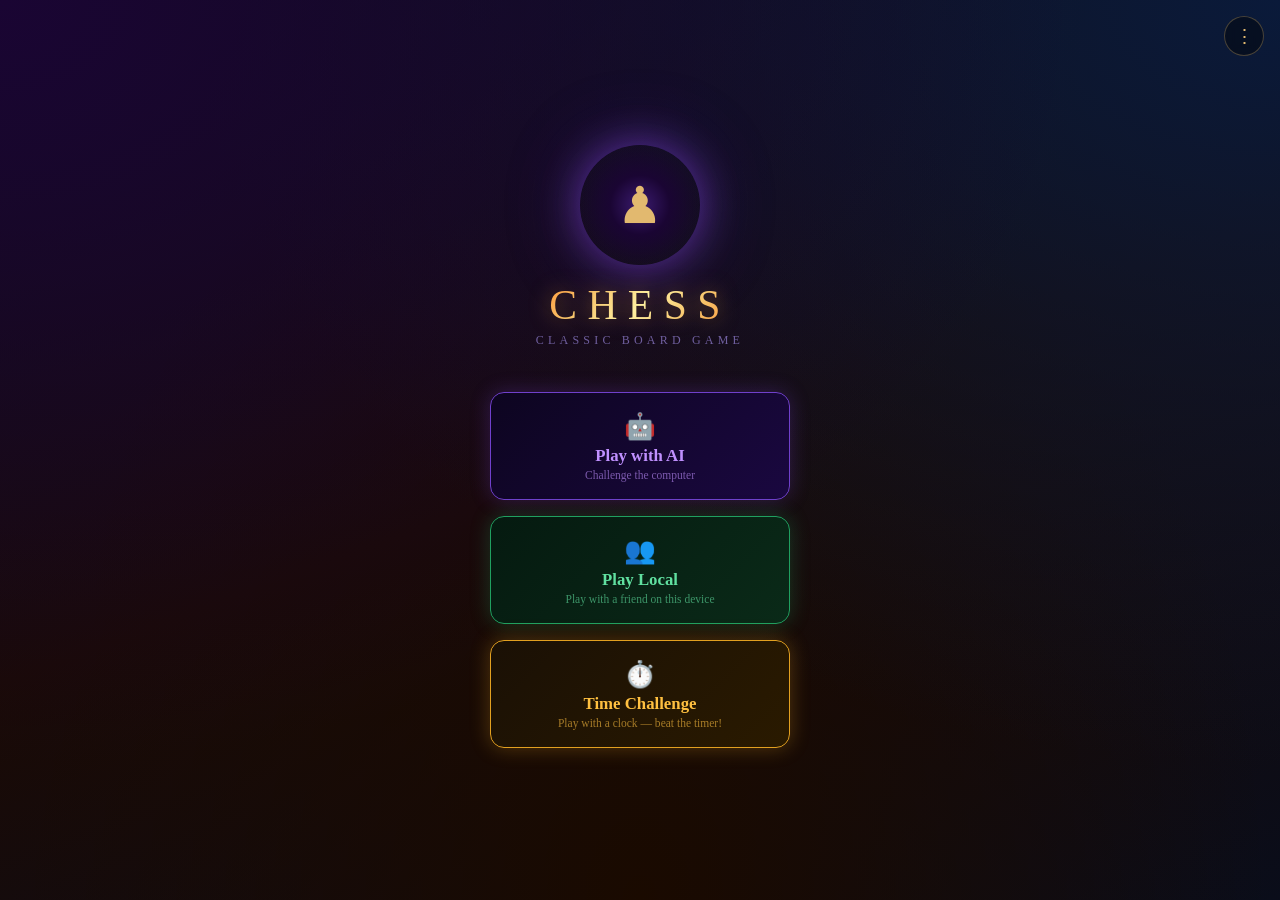
<file: index.html>
<!DOCTYPE html>
<html lang="en">
<head>
  <meta charset="UTF-8">
 <meta name="viewport" content="width=device-width, initial-scale=1.0, maximum-scale=1.0, user-scalable=no"> 
  <title>Chess</title>
  <link rel="manifest" href="manifest.json">
  <meta name="theme-color" content="#e2b96f">
  <style>
    * { box-sizing: border-box; margin: 0; padding: 0; }

    body {
      display: flex; flex-direction: column; justify-content: center; align-items: center;
      min-height: 100vh; background: #0a0a0a; font-family: Georgia, serif; color: #e2b96f;
      transition: background 0.3s, color 0.3s;
    }
    body.light-mode { background: #f0ece0; color: #2a1a05; }

    .screen { display: none; flex-direction: column; align-items: center; width: 100%; padding: 20px; min-height: 100vh; }
    .screen.active { display: flex; }

    .dots-btn {
      position: fixed; top: 16px; right: 16px;
      background: rgba(0,0,0,0.4); border: 1px solid rgba(226,185,111,0.3);
      border-radius: 50%; width: 40px; height: 40px; font-size: 1.2rem;
      color: #e2b96f; cursor: pointer; z-index: 200;
      display: flex; align-items: center; justify-content: center;
      backdrop-filter: blur(6px);
    }
    body.light-mode .dots-btn { background: rgba(255,255,255,0.7); color: #5a3a10; }

    .dots-dropdown {
      position: fixed; top: 62px; right: 16px; background: #1a1008;
      border: 1px solid rgba(226,185,111,0.3); border-radius: 12px; width: 220px;
      z-index: 199; overflow: hidden; display: none; box-shadow: 0 8px 30px rgba(0,0,0,0.7);
    }
    body.light-mode .dots-dropdown { background: #fff8ee; }
    .dots-dropdown.open { display: block; }
    .dots-item {
      padding: 14px 18px; cursor: pointer; font-size: 0.9rem; color: #e2b96f;
      border-bottom: 1px solid rgba(226,185,111,0.1);
      display: flex; align-items: center; gap: 10px; transition: background 0.15s;
    }
    body.light-mode .dots-item { color: #5a3a10; }
    .dots-item:hover { background: rgba(226,185,111,0.1); }
    .dots-item:last-child { border-bottom: none; }

    .panel-overlay {
      display: none; position: fixed; inset: 0; background: rgba(0,0,0,0.7);
      z-index: 300; align-items: flex-end; justify-content: center;
    }
    .panel-overlay.open { display: flex; }
    .panel-box {
      background: #12090a; border: 1px solid rgba(226,185,111,0.25);
      border-radius: 20px 20px 0 0; width: 100%; max-width: 480px;
      padding: 24px 20px 36px; max-height: 85vh; overflow-y: auto;
    }
    body.light-mode .panel-box { background: #fff8ee; }
    .panel-title { font-size: 1.2rem; color: #e2b96f; letter-spacing: 0.1em; margin-bottom: 6px; }
    body.light-mode .panel-title { color: #5a3a10; }
    .panel-sub { font-size: 0.75rem; color: #6a5030; margin-bottom: 20px; }
    .panel-close {
      background: none; border: 1px solid rgba(226,185,111,0.3); color: #e2b96f;
      border-radius: 6px; padding: 6px 14px; font-family: Georgia, serif;
      font-size: 0.8rem; cursor: pointer; margin-top: 16px; display: block; width: 100%;
    }
    body.light-mode .panel-close { color: #5a3a10; }

    .promo-overlay {
      display: none; position: fixed; inset: 0; background: rgba(0,0,0,0.8);
      z-index: 500; align-items: center; justify-content: center;
    }
    .promo-overlay.open { display: flex; }
    .promo-box {
      background: #1a1008; border: 2px solid #e2b96f; border-radius: 16px;
      padding: 24px 20px; text-align: center; width: 280px;
      box-shadow: 0 0 40px rgba(226,185,111,0.3);
    }
    body.light-mode .promo-box { background: #fff8ee; }
    .promo-title { font-size: 1rem; color: #e2b96f; letter-spacing: 0.1em; margin-bottom: 4px; }
    body.light-mode .promo-title { color: #5a3a10; }
    .promo-sub { font-size: 0.72rem; color: #6a5030; margin-bottom: 18px; }
    .promo-grid { display: grid; grid-template-columns: repeat(2,1fr); gap: 10px; }
    .promo-btn {
      background: rgba(226,185,111,0.07); border: 1.5px solid rgba(226,185,111,0.3);
      border-radius: 12px; padding: 14px 8px; cursor: pointer; transition: all 0.18s;
      display: flex; flex-direction: column; align-items: center; gap: 6px;
    }
    .promo-btn:hover { background: rgba(226,185,111,0.18); border-color: #e2b96f; transform: scale(1.05); }
    .promo-piece { font-size: 2.2rem; display: block; }
    .promo-piece.pw { color: #fff; -webkit-text-stroke: 1.5px #333; text-shadow: 1px 3px 3px rgba(0,0,0,0.6); }
    .promo-piece.pb { color: #1a1a1a; -webkit-text-stroke: 1px #888; text-shadow: 1px 3px 3px rgba(0,0,0,0.8); }
    .promo-label { font-size: 0.72rem; color: #c0a060; font-family: Georgia, serif; }

    .board-theme-grid { display: grid; grid-template-columns: repeat(2,1fr); gap: 12px; margin-bottom: 8px; }
    .theme-card { border-radius: 10px; border: 2px solid transparent; cursor: pointer; overflow: hidden; transition: all 0.2s; }
    .theme-card.active-theme { border-color: #e2b96f; }
    .theme-card:hover { transform: scale(1.03); }
    .theme-preview { display: grid; grid-template-columns: repeat(4,1fr); grid-template-rows: repeat(4,1fr); height: 80px; }
    .theme-preview div { width: 100%; height: 100%; }
    .theme-name { text-align: center; font-size: 0.72rem; padding: 6px 4px; color: #c0a060; }
    .t-classic-l{background:#f0d9b5}.t-classic-d{background:#b58863}
    .t-midnight-l{background:#dee3e6}.t-midnight-d{background:#4a708a}
    .t-forest-l{background:#d6e8c8}.t-forest-d{background:#5a8a4a}
    .t-ruby-l{background:#f0d0d0}.t-ruby-d{background:#a04040}
    .t-purple-l{background:#e0d0f0}.t-purple-d{background:#7050a0}
    .t-gold-l{background:#f5e8b0}.t-gold-d{background:#c09020}

    .setting-row { display: flex; align-items: center; justify-content: space-between; padding: 14px 0; border-bottom: 1px solid rgba(226,185,111,0.1); }
    .setting-label { font-size: 0.9rem; color: #c0a060; }
    body.light-mode .setting-label { color: #5a3a10; }
    .setting-desc { font-size: 0.72rem; color: #6a5030; margin-top: 2px; }
    .toggle { width: 48px; height: 26px; background: #333; border-radius: 13px; position: relative; cursor: pointer; transition: background 0.2s; flex-shrink: 0; }
    .toggle.on { background: #e2b96f; }
    .toggle::after { content: ''; position: absolute; width: 20px; height: 20px; background: #fff; border-radius: 50%; top: 3px; left: 3px; transition: left 0.2s; }
    .toggle.on::after { left: 25px; }

    .dev-logo { font-size: 3rem; text-align: center; margin: 10px 0 16px; }
    .dev-name { font-size: 1.1rem; color: #e2b96f; text-align: center; margin-bottom: 6px; letter-spacing: 0.05em; }
    body.light-mode .dev-name { color: #5a3a10; }
    .dev-company { font-size: 0.8rem; color: #6a5030; text-align: center; margin-bottom: 20px; }
    .dev-divider { border: none; border-top: 1px solid rgba(226,185,111,0.2); margin: 16px 0; }
    .dev-thanks { text-align: center; font-size: 0.82rem; color: #8a7050; line-height: 1.6; }
    .dev-version { text-align: center; font-size: 0.7rem; color: #4a3a20; margin-top: 12px; }

    .learn-tabs { display: flex; gap: 8px; margin-bottom: 16px; }
    .learn-tab { flex: 1; padding: 8px; border: 1px solid rgba(226,185,111,0.3); border-radius: 8px; background: none; color: #6a5030; font-family: Georgia, serif; font-size: 0.78rem; cursor: pointer; transition: all 0.2s; }
    .learn-tab.active { background: rgba(226,185,111,0.15); color: #e2b96f; border-color: #e2b96f; }
    .learn-section { display: none; }
    .learn-section.active { display: block; }
    .piece-guide-grid { display: grid; grid-template-columns: repeat(2,1fr); gap: 10px; }
    .piece-card { background: rgba(226,185,111,0.05); border: 1px solid rgba(226,185,111,0.15); border-radius: 10px; padding: 12px; cursor: pointer; transition: all 0.2s; }
    .piece-card:hover { background: rgba(226,185,111,0.12); }
    .piece-card-symbol { font-size: 2rem; display: block; margin-bottom: 4px; }
    .piece-card-name { font-size: 0.85rem; color: #e2b96f; font-weight: bold; }
    .piece-card-move { font-size: 0.7rem; color: #6a5030; margin-top: 2px; }
    .piece-detail { display: none; background: rgba(226,185,111,0.05); border: 1px solid rgba(226,185,111,0.2); border-radius: 10px; padding: 14px; margin-top: 10px; }
    .piece-detail.open { display: block; }
    .piece-detail h3 { color: #e2b96f; font-size: 0.95rem; margin-bottom: 8px; }
    .piece-detail p { font-size: 0.78rem; color: #8a7050; line-height: 1.6; }
    .ai-chat-box { background: rgba(0,0,0,0.3); border: 1px solid rgba(226,185,111,0.15); border-radius: 10px; padding: 12px; margin-bottom: 12px; min-height: 80px; font-size: 0.82rem; color: #c0a060; line-height: 1.6; }
    .ai-suggestions { display: flex; flex-wrap: wrap; gap: 8px; margin-bottom: 10px; }
    .ai-suggest-btn { background: rgba(226,185,111,0.08); border: 1px solid rgba(226,185,111,0.25); color: #c0a060; border-radius: 20px; padding: 6px 12px; font-size: 0.72rem; font-family: Georgia, serif; cursor: pointer; }
    .ai-suggest-btn:hover { background: rgba(226,185,111,0.2); color: #e2b96f; }

    #menuScreen {
      background: radial-gradient(ellipse at top left,#1a0533 0%,transparent 60%),
                  radial-gradient(ellipse at top right,#0a1a3a 0%,transparent 60%),
                  radial-gradient(ellipse at bottom,#1a0a00 0%,transparent 70%),
                  linear-gradient(160deg,#0d0d1a,#1a0a05,#0a0d1a);
      justify-content: center;
    }
    body.light-mode #menuScreen { background: linear-gradient(160deg,#f5efe0,#ede0c8,#f0e8d0); }

    .menu-glow-ring {
      width: 120px; height: 120px; border-radius: 50%;
      background: radial-gradient(circle,#3a1a6e,#1a0533,transparent 70%);
      box-shadow: 0 0 40px rgba(150,80,255,0.5),0 0 80px rgba(100,50,200,0.3);
      display: flex; align-items: center; justify-content: center;
      font-size: 3.2rem; margin-bottom: 16px;
      animation: pulse 3s ease-in-out infinite;
    }
    @keyframes pulse {
      0%,100%{box-shadow:0 0 40px rgba(150,80,255,0.5),0 0 80px rgba(100,50,200,0.3);}
      50%{box-shadow:0 0 60px rgba(150,80,255,0.8),0 0 120px rgba(100,50,200,0.5);}
    }
    .menu-title {
      font-size: 2.6rem; letter-spacing: 0.25em;
      background: linear-gradient(135deg,#ff9a3c,#f7c56c,#fff0a0,#f7c56c,#ff9a3c);
      -webkit-background-clip: text; -webkit-text-fill-color: transparent; background-clip: text;
      filter: drop-shadow(0 0 10px rgba(255,180,60,0.5)); margin-bottom: 4px;
    }
    .menu-sub { font-size: 0.75rem; letter-spacing: 0.35em; color: #7060a0; margin-bottom: 36px; }

    .menu-btn {
      width: 300px; padding: 18px 24px; margin: 8px 0;
      border-radius: 14px; border: 1px solid; font-family: Georgia, serif;
      font-size: 1rem; cursor: pointer; transition: all 0.25s; text-align: center;
    }
    .menu-btn:hover { transform: translateY(-3px); }
    .btn-ai    { background: linear-gradient(135deg,#0d0520,#1a0840); border-color: #7040cc; color: #c090ff; box-shadow: 0 0 20px rgba(112,64,204,0.3); }
    .btn-ai:hover { box-shadow: 0 0 35px rgba(112,64,204,0.6); border-color: #c090ff; }
    .btn-local { background: linear-gradient(135deg,#051a10,#0a2a18); border-color: #20a060; color: #60e0a0; box-shadow: 0 0 20px rgba(32,160,96,0.3); }
    .btn-local:hover { box-shadow: 0 0 35px rgba(32,160,96,0.6); border-color: #60e0a0; }
    .btn-time  { background: linear-gradient(135deg,#1a1005,#2a1a00); border-color: #e2a020; color: #ffc040; box-shadow: 0 0 20px rgba(226,160,32,0.3); }
    .btn-time:hover { box-shadow: 0 0 35px rgba(226,160,32,0.6); border-color: #ffc040; }
    .btn-icon  { font-size: 1.6rem; display: block; margin-bottom: 4px; }
    .btn-label { display: block; font-size: 1.05rem; font-weight: bold; margin-bottom: 3px; }
    .btn-sub   { font-size: 0.72rem; opacity: 0.6; display: block; }

    #timeScreen { background: radial-gradient(ellipse at top,#1a1000,#0a0a0a); justify-content: center; }
    body.light-mode #timeScreen { background: linear-gradient(160deg,#f5efe0,#ede0c8); }
    .time-title { font-size: 1.6rem; letter-spacing: 0.1em; background: linear-gradient(135deg,#ffc040,#e2a020); -webkit-background-clip: text; -webkit-text-fill-color: transparent; background-clip: text; margin-bottom: 6px; }
    .time-sub { font-size: 0.8rem; color: #8a6020; margin-bottom: 28px; }
    .preset-grid { display: grid; grid-template-columns: repeat(2,1fr); gap: 10px; width: 300px; margin-bottom: 24px; }
    .preset-btn { padding: 16px 8px; border-radius: 12px; border: 1.5px solid #e2a020; background: linear-gradient(135deg,#1a1005,#2a1a00); color: #ffc040; font-family: Georgia, serif; cursor: pointer; transition: all 0.2s; text-align: center; }
    body.light-mode .preset-btn { background: linear-gradient(135deg,#f0e8d0,#e8dcc0); }
    .preset-btn:hover { transform: scale(1.04); box-shadow: 0 0 15px rgba(226,160,32,0.4); }
    .preset-btn.selected-preset { background: linear-gradient(135deg,#3a2800,#4a3400); border-color: #ffc040; box-shadow: 0 0 15px rgba(255,192,64,0.4); }
    .preset-time { font-size: 1.4rem; font-weight: bold; display: block; }
    .preset-name { font-size: 0.72rem; opacity: 0.7; display: block; margin-top: 3px; }
    .custom-time-row { display: flex; align-items: center; gap: 10px; margin-bottom: 24px; width: 300px; }
    .custom-time-label { font-size: 0.85rem; color: #c0a060; white-space: nowrap; }
    .custom-time-input { flex: 1; padding: 10px; border-radius: 8px; border: 1px solid rgba(226,160,32,0.4); background: rgba(0,0,0,0.3); color: #ffc040; font-family: Georgia, serif; font-size: 1rem; text-align: center; }
    body.light-mode .custom-time-input { background: rgba(255,255,255,0.5); color: #5a3a10; }
    .custom-unit { font-size: 0.8rem; color: #8a6020; }
    .start-time-btn { width: 300px; padding: 16px; border-radius: 12px; border: 2px solid #e2a020; background: linear-gradient(135deg,#3a2000,#4a2800); color: #ffc040; font-family: Georgia, serif; font-size: 1.1rem; cursor: pointer; transition: all 0.2s; letter-spacing: 0.05em; }
    .start-time-btn:hover { box-shadow: 0 0 25px rgba(255,192,64,0.5); transform: translateY(-2px); }

    #diffScreen { background: radial-gradient(ellipse at top,#0d0520,#0a0a0a); justify-content: center; }
    body.light-mode #diffScreen { background: linear-gradient(160deg,#f5efe0,#ede0c8); }
    .back-btn { align-self: flex-start; background: none; border: none; color: #6050a0; font-family: Georgia, serif; font-size: 0.9rem; cursor: pointer; margin-bottom: 24px; }
    .back-btn:hover { color: #c090ff; }
    .diff-title { font-size: 1.5rem; letter-spacing: 0.1em; background: linear-gradient(135deg,#c090ff,#8050e0); -webkit-background-clip: text; -webkit-text-fill-color: transparent; background-clip: text; margin-bottom: 6px; }
    .diff-sub { font-size: 0.8rem; color: #6050a0; margin-bottom: 28px; }
    .diff-btn { width: 300px; padding: 14px 18px; margin: 7px 0; border-radius: 12px; border: 1.5px solid; background: linear-gradient(135deg,#0d0d0d,#1a1a1a); font-family: Georgia, serif; cursor: pointer; transition: all 0.2s; display: flex; align-items: center; gap: 14px; }
    body.light-mode .diff-btn { background: linear-gradient(135deg,#f0e8d0,#e8dcc0); }
    .diff-btn:hover { transform: translateY(-2px); filter: brightness(1.2); }
    .diff-btn.easy{border-color:#4caf50}.diff-btn.easy .diff-label{color:#4caf50}
    .diff-btn.medium{border-color:#2196f3}.diff-btn.medium .diff-label{color:#2196f3}
    .diff-btn.hard{border-color:#ff9800}.diff-btn.hard .diff-label{color:#ff9800}
    .diff-btn.expert{border-color:#e53935}.diff-btn.expert .diff-label{color:#e53935}
    .diff-icon { font-size: 1.6rem; }
    .diff-info { display: flex; flex-direction: column; text-align: left; }
    .diff-label { font-size: 0.95rem; font-weight: bold; }
    .diff-desc { font-size: 0.7rem; color: #aaa; margin-top: 3px; }

    #gameScreen { background: radial-gradient(ellipse at top,#2c1810,#0a0a0a); justify-content: center; }
    body.light-mode #gameScreen { background: linear-gradient(160deg,#f5efe0,#ede0c8); }
    .game-header { display: flex; align-items: center; gap: 10px; margin-bottom: 10px; width: 100%; max-width: 360px; }
    .game-back { background: none; border: none; color: #6a5a3a; font-size: 1.1rem; cursor: pointer; }
    .game-back:hover { color: #e2b96f; }
    .turn-indicator { color: #e2b96f; font-size: 14px; letter-spacing: 0.08em; }
    body.light-mode .turn-indicator { color: #5a3a10; }
    .game-mode-label { font-size: 0.72rem; color: #6a5a3a; letter-spacing: 0.1em; }

    .clocks-row { display: none; justify-content: space-between; align-items: center; width: 320px; margin-bottom: 8px; gap: 8px; }
    .clocks-row.visible { display: flex; }
    .clock-box { flex: 1; padding: 10px 8px; border-radius: 10px; border: 2px solid rgba(226,185,111,0.2); background: rgba(0,0,0,0.4); text-align: center; transition: all 0.3s; }
    .clock-box.active-clock { border-color: #e2b96f; background: rgba(226,185,111,0.1); box-shadow: 0 0 12px rgba(226,185,111,0.3); }
    .clock-box.low-time { border-color: #e53935 !important; background: rgba(229,57,53,0.15) !important; box-shadow: 0 0 12px rgba(229,57,53,0.4) !important; animation: flashRed 0.8s ease-in-out infinite; }
    @keyframes flashRed { 0%,100%{opacity:1;} 50%{opacity:0.6;} }
    .clock-player { font-size: 0.65rem; color: #8a7050; letter-spacing: 0.1em; margin-bottom: 4px; }
    .clock-time { font-size: 1.3rem; font-family: 'Courier New', monospace; color: #e2b96f; font-weight: bold; }
    body.light-mode .clock-time { color: #5a3a10; }
    .clock-box.low-time .clock-time { color: #e53935; }

    .board-wrapper { display: flex; align-items: center; gap: 6px; }
    .rank-labels { display: flex; flex-direction: column; justify-content: space-around; height: 320px; color: #a08060; font-size: 12px; text-align: center; width: 14px; }
    .board-column { display: flex; flex-direction: column; }
    .board-frame { border: 6px solid #5c3a1e; border-bottom: 14px solid #3a2010; border-radius: 4px; box-shadow: 0 16px 40px rgba(0,0,0,0.9),0 4px 0 #1a0f08,inset 0 1px 0 rgba(255,255,255,0.1); position: relative; }
    .board-frame::after { content:''; position:absolute; left:-6px; right:-6px; bottom:-20px; height:14px; background:linear-gradient(to bottom,#2a1508,#1a0f08); border-radius:0 0 6px 6px; z-index:-1; }

    #board { display: grid; grid-template-columns: repeat(8,40px); grid-template-rows: repeat(8,40px); }
    .square { width:40px; height:40px; display:flex; align-items:center; justify-content:center; font-size:26px; cursor:pointer; line-height:1; position:relative; transition:filter 0.1s; }
    .square:hover { filter: brightness(1.12); }

    :root { --sq-light:#f0d9b5; --sq-light2:#e8cc9f; --sq-dark:#b58863; --sq-dark2:#9a7050; }
    .light { background: linear-gradient(135deg,var(--sq-light),var(--sq-light2),var(--sq-light)); }
    .dark  { background: linear-gradient(135deg,var(--sq-dark),var(--sq-dark2),var(--sq-dark)); }
    .selected        { background: linear-gradient(135deg,#7fc97f,#5aaa5a) !important; }
    .last-move-light { background: linear-gradient(135deg,#f6f669,#e0e040) !important; }
    .last-move-dark  { background: linear-gradient(135deg,#baca2b,#a0aa10) !important; }
    .in-check        { background: #e53935 !important; }
    .valid-move::after { content:''; position:absolute; width:14px; height:14px; border-radius:50%; background:radial-gradient(circle,#4fc3f7,#0288d1); box-shadow:0 0 6px rgba(79,195,247,0.7); pointer-events:none; }
    .valid-capture::after { content:''; position:absolute; inset:0; border:4px solid #0288d1; box-shadow:inset 0 0 6px rgba(79,195,247,0.5); pointer-events:none; }

    .piece-w { display:block; color:#fff; -webkit-text-stroke:1.5px #333; text-shadow:1px 3px 3px rgba(0,0,0,0.6),0 0 1px #000; pointer-events:none; }
    .piece-b { display:block; color:#1a1a1a; -webkit-text-stroke:1px #888; text-shadow:1px 3px 3px rgba(0,0,0,0.8),0 1px 0 rgba(255,255,255,0.15); pointer-events:none; }

    .file-labels { display:flex; justify-content:space-around; color:#a08060; font-size:12px; margin-top:8px; width:320px; }

    .game-controls { display: flex; gap: 8px; margin-top: 12px; width: 320px; }
    .ctrl-btn { flex: 1; padding: 10px 6px; border-radius: 10px; border: 1px solid rgba(226,185,111,0.3); background: rgba(226,185,111,0.06); color: #c0a060; font-family: Georgia, serif; font-size: 0.78rem; cursor: pointer; transition: all 0.2s; display: flex; flex-direction: column; align-items: center; gap: 3px; }
    body.light-mode .ctrl-btn { color: #5a3a10; border-color: rgba(90,58,16,0.3); }
    .ctrl-btn:hover { background: rgba(226,185,111,0.15); border-color: #e2b96f; }
    .ctrl-btn:disabled { opacity: 0.3; cursor: not-allowed; }
    .ctrl-btn span:first-child { font-size: 1.1rem; }

    .thinking { font-size: 0.78rem; color: #8a6a3a; margin-top: 8px; min-height: 16px; }
    .game-over-banner { display:none; margin-top:14px; padding:14px 28px; border:2px solid #e2b96f; border-radius:10px; background:rgba(0,0,0,0.7); text-align:center; font-size:1rem; color:#e2b96f; }
    .game-over-banner button { margin-top:10px; padding:8px 20px; background:none; border:1px solid #e2b96f; color:#e2b96f; font-family:Georgia,serif; font-size:0.85rem; cursor:pointer; border-radius:4px; }
    .game-over-banner button:hover { background:#e2b96f; color:#0a0a0a; }
  </style>
</head>
<body>

<button class="dots-btn" onclick="toggleDots()">⋮</button>
<div class="dots-dropdown" id="dotsMenu">
  <div class="dots-item" onclick="openPanel('boardPanel')">🎨 Choose Board</div>
  <div class="dots-item" onclick="openPanel('settingsPanel')">⚙️ Settings</div>
  <div class="dots-item" onclick="openPanel('learnPanel')">📚 Learn Chess</div>
  <div class="dots-item" onclick="openPanel('devPanel')">👨‍💻 Developer</div>
</div>

<!-- PROMO POPUP -->
<div class="promo-overlay" id="promoOverlay">
  <div class="promo-box">
    <div class="promo-title">👑 Pawn Promotion</div>
    <div class="promo-sub">Choose a piece to promote to</div>
    <div class="promo-grid" id="promoGrid"></div>
  </div>
</div>

<!-- BOARD PANEL -->
<div class="panel-overlay" id="boardPanel">
  <div class="panel-box">
    <div class="panel-title">🎨 Choose Board</div>
    <div class="panel-sub">Select your board style</div>
    <div class="board-theme-grid">
      <div class="theme-card active-theme" id="theme-classic" onclick="applyTheme('classic')"><div class="theme-preview"><div class="t-classic-l"></div><div class="t-classic-d"></div><div class="t-classic-l"></div><div class="t-classic-d"></div><div class="t-classic-d"></div><div class="t-classic-l"></div><div class="t-classic-d"></div><div class="t-classic-l"></div><div class="t-classic-l"></div><div class="t-classic-d"></div><div class="t-classic-l"></div><div class="t-classic-d"></div><div class="t-classic-d"></div><div class="t-classic-l"></div><div class="t-classic-d"></div><div class="t-classic-l"></div></div><div class="theme-name">Classic Wood</div></div>
      <div class="theme-card" id="theme-midnight" onclick="applyTheme('midnight')"><div class="theme-preview"><div class="t-midnight-l"></div><div class="t-midnight-d"></div><div class="t-midnight-l"></div><div class="t-midnight-d"></div><div class="t-midnight-d"></div><div class="t-midnight-l"></div><div class="t-midnight-d"></div><div class="t-midnight-l"></div><div class="t-midnight-l"></div><div class="t-midnight-d"></div><div class="t-midnight-l"></div><div class="t-midnight-d"></div><div class="t-midnight-d"></div><div class="t-midnight-l"></div><div class="t-midnight-d"></div><div class="t-midnight-l"></div></div><div class="theme-name">Midnight Blue</div></div>
      <div class="theme-card" id="theme-forest" onclick="applyTheme('forest')"><div class="theme-preview"><div class="t-forest-l"></div><div class="t-forest-d"></div><div class="t-forest-l"></div><div class="t-forest-d"></div><div class="t-forest-d"></div><div class="t-forest-l"></div><div class="t-forest-d"></div><div class="t-forest-l"></div><div class="t-forest-l"></div><div class="t-forest-d"></div><div class="t-forest-l"></div><div class="t-forest-d"></div><div class="t-forest-d"></div><div class="t-forest-l"></div><div class="t-forest-d"></div><div class="t-forest-l"></div></div><div class="theme-name">Forest Green</div></div>
      <div class="theme-card" id="theme-ruby" onclick="applyTheme('ruby')"><div class="theme-preview"><div class="t-ruby-l"></div><div class="t-ruby-d"></div><div class="t-ruby-l"></div><div class="t-ruby-d"></div><div class="t-ruby-d"></div><div class="t-ruby-l"></div><div class="t-ruby-d"></div><div class="t-ruby-l"></div><div class="t-ruby-l"></div><div class="t-ruby-d"></div><div class="t-ruby-l"></div><div class="t-ruby-d"></div><div class="t-ruby-d"></div><div class="t-ruby-l"></div><div class="t-ruby-d"></div><div class="t-ruby-l"></div></div><div class="theme-name">Ruby Red</div></div>
      <div class="theme-card" id="theme-purple" onclick="applyTheme('purple')"><div class="theme-preview"><div class="t-purple-l"></div><div class="t-purple-d"></div><div class="t-purple-l"></div><div class="t-purple-d"></div><div class="t-purple-d"></div><div class="t-purple-l"></div><div class="t-purple-d"></div><div class="t-purple-l"></div><div class="t-purple-l"></div><div class="t-purple-d"></div><div class="t-purple-l"></div><div class="t-purple-d"></div><div class="t-purple-d"></div><div class="t-purple-l"></div><div class="t-purple-d"></div><div class="t-purple-l"></div></div><div class="theme-name">Royal Purple</div></div>
      <div class="theme-card" id="theme-gold" onclick="applyTheme('gold')"><div class="theme-preview"><div class="t-gold-l"></div><div class="t-gold-d"></div><div class="t-gold-l"></div><div class="t-gold-d"></div><div class="t-gold-d"></div><div class="t-gold-l"></div><div class="t-gold-d"></div><div class="t-gold-l"></div><div class="t-gold-l"></div><div class="t-gold-d"></div><div class="t-gold-l"></div><div class="t-gold-d"></div><div class="t-gold-d"></div><div class="t-gold-l"></div><div class="t-gold-d"></div><div class="t-gold-l"></div></div><div class="theme-name">Golden Hour</div></div>
    </div>
    <button class="panel-close" onclick="closePanel('boardPanel')">Close</button>
  </div>
</div>

<!-- SETTINGS PANEL -->
<div class="panel-overlay" id="settingsPanel">
  <div class="panel-box">
    <div class="panel-title">⚙️ Settings</div>
    <div class="panel-sub">Customize your experience</div>
    <div class="setting-row"><div><div class="setting-label">🌙 Dark Mode</div><div class="setting-desc">Switch between dark and light theme</div></div><div class="toggle on" id="darkToggle" onclick="toggleDark()"></div></div>
    <div class="setting-row"><div><div class="setting-label">🔊 Sound Effects</div><div class="setting-desc">Play sounds on moves and captures</div></div><div class="toggle on" id="soundToggle" onclick="toggleSound()"></div></div>
    <div class="setting-row"><div><div class="setting-label">💡 Show Hints</div><div class="setting-desc">Highlight valid moves when selecting</div></div><div class="toggle on" id="hintsToggle" onclick="toggleHints()"></div></div>
    <button class="panel-close" onclick="closePanel('settingsPanel')">Close</button>
  </div>
</div>

<!-- DEVELOPER PANEL -->
<div class="panel-overlay" id="devPanel">
  <div class="panel-box">
    <div class="panel-title">👨‍💻 Developer</div>
    <div class="dev-logo">♟️</div>
    <div class="dev-name">Developed by</div>
    <div class="dev-name" style="font-size:1.3rem;">Adonai Call</div>
    <div class="dev-company">&amp; B-MAC Operations</div>
    <hr class="dev-divider">
    <div class="dev-thanks">Special thanks to<br><span style="color:#c090ff;font-size:1rem;">Claude — Anthropic</span><br><br>for powering the intelligence<br>behind this experience.</div>
    <div class="dev-version">Chess App v1.0 · Built with ❤️</div>
    <button class="panel-close" onclick="closePanel('devPanel')">Close</button>
  </div>
</div>

<!-- LEARN PANEL -->
<div class="panel-overlay" id="learnPanel">
  <div class="panel-box">
    <div class="panel-title">📚 Learn Chess</div>
    <div class="panel-sub">Your AI chess tutor</div>
    <div class="learn-tabs">
      <button class="learn-tab active" onclick="switchLearnTab(event,'pieces')">Pieces</button>
      <button class="learn-tab" onclick="switchLearnTab(event,'rules')">Rules</button>
      <button class="learn-tab" onclick="switchLearnTab(event,'tutor')">Ask AI</button>
    </div>
    <div class="learn-section active" id="tab-pieces">
      <div class="piece-guide-grid">
        <div class="piece-card" onclick="togglePieceDetail('king')"><span class="piece-card-symbol">♔</span><div class="piece-card-name">King</div><div class="piece-card-move">1 square any direction</div></div>
        <div class="piece-card" onclick="togglePieceDetail('queen')"><span class="piece-card-symbol">♕</span><div class="piece-card-name">Queen</div><div class="piece-card-move">Any direction, any distance</div></div>
        <div class="piece-card" onclick="togglePieceDetail('rook')"><span class="piece-card-symbol">♖</span><div class="piece-card-name">Rook</div><div class="piece-card-move">Horizontal or vertical</div></div>
        <div class="piece-card" onclick="togglePieceDetail('bishop')"><span class="piece-card-symbol">♗</span><div class="piece-card-name">Bishop</div><div class="piece-card-move">Diagonal only</div></div>
        <div class="piece-card" onclick="togglePieceDetail('knight')"><span class="piece-card-symbol">♘</span><div class="piece-card-name">Knight</div><div class="piece-card-move">L-shape, jumps pieces</div></div>
        <div class="piece-card" onclick="togglePieceDetail('pawn')"><span class="piece-card-symbol">♙</span><div class="piece-card-name">Pawn</div><div class="piece-card-move">Forward 1 (or 2 from start)</div></div>
      </div>
      <div class="piece-detail" id="detail-king"><h3>♔ King</h3><p>The most important piece. Moves one square in any direction. The goal is to checkmate the opponent's King. Keep it safe!</p></div>
      <div class="piece-detail" id="detail-queen"><h3>♕ Queen</h3><p>The most powerful piece. Moves any number of squares in any direction. Losing it early is usually very bad!</p></div>
      <div class="piece-detail" id="detail-rook"><h3>♖ Rook</h3><p>Moves any number of squares horizontally or vertically. Strongest on open files. Connect your Rooks early!</p></div>
      <div class="piece-detail" id="detail-bishop"><h3>♗ Bishop</h3><p>Moves diagonally and stays on its starting color forever. Two Bishops covering both colors are very powerful.</p></div>
      <div class="piece-detail" id="detail-knight"><h3>♘ Knight</h3><p>Moves in an L-shape and can jump over pieces! Strongest in the center of the board.</p></div>
      <div class="piece-detail" id="detail-pawn"><h3>♙ Pawn</h3><p>Moves forward one square (two from start). Captures diagonally. Reaches the other end and promotes — usually to a Queen!</p></div>
    </div>
    <div class="learn-section" id="tab-rules">
      <div class="piece-detail open" style="margin-top:0"><h3>🏁 Objective</h3><p>Checkmate your opponent's King — put it under attack with no escape.</p></div>
      <div class="piece-detail open" style="margin-top:10px"><h3>⚡ Check</h3><p>When a King is under attack it is in check. You must escape immediately — move the King, block, or capture the attacker.</p></div>
      <div class="piece-detail open" style="margin-top:10px"><h3>🤝 Stalemate</h3><p>If a player has no legal moves but the King is NOT in check, the game is a draw.</p></div>
      <div class="piece-detail open" style="margin-top:10px"><h3>👑 Promotion</h3><p>When a pawn reaches the other end it promotes to any piece — usually a Queen!</p></div>
      <div class="piece-detail open" style="margin-top:10px"><h3>♟ En Passant</h3><p>A special pawn capture. If a pawn moves two squares forward beside an enemy pawn, that pawn can capture it — but only immediately on the next move.</p></div>
    </div>
    <div class="learn-section" id="tab-tutor">
      <div class="ai-chat-box" id="tutorChat">👋 Hi! I'm your chess tutor. Ask me anything about chess!</div>
      <div class="ai-suggestions">
        <button class="ai-suggest-btn" onclick="askTutor('What is the best opening for beginners?')">Best opening?</button>
        <button class="ai-suggest-btn" onclick="askTutor('How do I castle?')">How to castle?</button>
        <button class="ai-suggest-btn" onclick="askTutor('What is a fork in chess?')">What is a fork?</button>
        <button class="ai-suggest-btn" onclick="askTutor('How do I checkmate with a Queen and King?')">Queen+King mate?</button>
        <button class="ai-suggest-btn" onclick="askTutor('What are the 3 phases of chess?')">3 phases?</button>
        <button class="ai-suggest-btn" onclick="askTutor('How do I improve at chess?')">How to improve?</button>
      </div>
      <div style="display:flex;gap:8px;">
        <input id="tutorInput" type="text" placeholder="Ask your chess question..."
          style="flex:1;padding:10px;border-radius:8px;border:1px solid rgba(226,185,111,0.3);background:rgba(0,0,0,0.3);color:#e2b96f;font-family:Georgia,serif;font-size:0.82rem;"
          onkeydown="if(event.key==='Enter')sendTutorMsg()">
        <button onclick="sendTutorMsg()" style="padding:10px 14px;border-radius:8px;border:1px solid rgba(226,185,111,0.4);background:rgba(226,185,111,0.1);color:#e2b96f;font-family:Georgia,serif;cursor:pointer;">Send</button>
      </div>
    </div>
    <button class="panel-close" onclick="closePanel('learnPanel')">Close</button>
  </div>
</div>

<!-- MAIN MENU -->
<div class="screen active" id="menuScreen">
  <div class="menu-glow-ring">♟</div>
  <div class="menu-title">CHESS</div>
  <div class="menu-sub">CLASSIC BOARD GAME</div>
  <button class="menu-btn btn-ai" onclick="showDifficulty()">
    <span class="btn-icon">🤖</span><span class="btn-label">Play with AI</span><span class="btn-sub">Challenge the computer</span>
  </button>
  <button class="menu-btn btn-local" onclick="startGame('local',null,0)">
    <span class="btn-icon">👥</span><span class="btn-label">Play Local</span><span class="btn-sub">Play with a friend on this device</span>
  </button>
  <button class="menu-btn btn-time" onclick="showScreen('timeScreen')">
    <span class="btn-icon">⏱️</span><span class="btn-label">Time Challenge</span><span class="btn-sub">Play with a clock — beat the timer!</span>
  </button>
</div>

<!-- TIME SCREEN -->
<div class="screen" id="timeScreen">
  <button class="back-btn" onclick="showScreen('menuScreen')" style="color:#8a6020;">← Back</button>
  <div class="time-title">⏱️ Time Challenge</div>
  <div class="time-sub">Pick a time control or set your own</div>
  <div class="preset-grid">
    <button class="preset-btn" id="preset-1"  onclick="selectPreset(1)"><span class="preset-time">1 min</span><span class="preset-name">Bullet</span></button>
    <button class="preset-btn" id="preset-3"  onclick="selectPreset(3)"><span class="preset-time">3 min</span><span class="preset-name">Blitz</span></button>
    <button class="preset-btn" id="preset-5"  onclick="selectPreset(5)"><span class="preset-time">5 min</span><span class="preset-name">Blitz</span></button>
    <button class="preset-btn" id="preset-10" onclick="selectPreset(10)"><span class="preset-time">10 min</span><span class="preset-name">Rapid</span></button>
    <button class="preset-btn" id="preset-15" onclick="selectPreset(15)"><span class="preset-time">15 min</span><span class="preset-name">Rapid</span></button>
    <button class="preset-btn" id="preset-30" onclick="selectPreset(30)"><span class="preset-time">30 min</span><span class="preset-name">Classical</span></button>
  </div>
  <div class="custom-time-row">
    <span class="custom-time-label">Custom:</span>
    <input class="custom-time-input" id="customMinutes" type="number" min="1" max="180" placeholder="10" oninput="selectCustom()">
    <span class="custom-unit">minutes</span>
  </div>
  <button class="start-time-btn" onclick="startTimeChallenge()">▶ Start Game</button>
</div>

<!-- DIFFICULTY -->
<div class="screen" id="diffScreen">
  <button class="back-btn" onclick="showScreen('menuScreen')">← Back</button>
  <div class="diff-title">Choose Difficulty</div>
  <div class="diff-sub">How tough do you want your opponent?</div>
  <button class="diff-btn easy"   onclick="startGame('ai','easy',0)">  <span class="diff-icon">🌱</span><span class="diff-info"><span class="diff-label">Easy</span><span class="diff-desc">Random moves — great for beginners</span></span></button>
  <button class="diff-btn medium" onclick="startGame('ai','medium',0)"><span class="diff-icon">⚙️</span><span class="diff-info"><span class="diff-label">Medium</span><span class="diff-desc">Captures pieces and avoids blunders</span></span></button>
  <button class="diff-btn hard"   onclick="startGame('ai','hard',0)">  <span class="diff-icon">🔥</span><span class="diff-info"><span class="diff-label">Hard</span><span class="diff-desc">Thinks 2 moves ahead using Minimax</span></span></button>
  <button class="diff-btn expert" onclick="startGame('ai','expert',0)"><span class="diff-icon">💀</span><span class="diff-info"><span class="diff-label">Expert</span><span class="diff-desc">Deep search + evaluation — hard to beat</span></span></button>
</div>

<!-- GAME -->
<div class="screen" id="gameScreen">
  <div class="game-header">
    <button class="game-back" onclick="showScreen('menuScreen')">⬅</button>
    <div>
      <div class="turn-indicator" id="turnIndicator">♙ White's Turn</div>
      <div class="game-mode-label" id="modeLabelEl"></div>
    </div>
  </div>
  <div class="clocks-row" id="clocksRow">
    <div class="clock-box" id="clockBlack"><div class="clock-player">BLACK ♟</div><div class="clock-time" id="clockBlackTime">10:00</div></div>
    <div style="font-size:1.2rem;color:#6a5030;">⚔</div>
    <div class="clock-box active-clock" id="clockWhite"><div class="clock-player">WHITE ♙</div><div class="clock-time" id="clockWhiteTime">10:00</div></div>
  </div>
  <div class="board-wrapper">
    <div class="rank-labels" id="rankLabels"></div>
    <div class="board-column">
      <div class="board-frame"><div id="board"></div></div>
      <div class="file-labels" id="fileLabels"></div>
    </div>
  </div>
  <div class="game-controls">
    <button class="ctrl-btn" id="undoBtn" onclick="undoMove()"><span>↩️</span><span>Undo</span></button>
    <button class="ctrl-btn" onclick="restartGame()"><span>🔄</span><span>Restart</span></button>
    <button class="ctrl-btn" onclick="showScreen('menuScreen')"><span>🏠</span><span>Menu</span></button>
  </div>
  <div class="thinking" id="thinkingEl"></div>
  <div class="game-over-banner" id="gameOverBanner">
    <div id="gameOverMsg"></div>
    <button onclick="restartGame()">Play Again</button>
    <button onclick="showScreen('menuScreen')" style="margin-left:8px;">Menu</button>
  </div>
</div>

<script>
let darkMode=true,soundOn=true,hintsOn=true;

function showScreen(id){document.querySelectorAll('.screen').forEach(s=>s.classList.remove('active'));document.getElementById(id).classList.add('active');}
function showDifficulty(){showScreen('diffScreen');}
function toggleDots(){document.getElementById('dotsMenu').classList.toggle('open');}
document.addEventListener('click',e=>{if(!e.target.closest('.dots-btn')&&!e.target.closest('.dots-dropdown'))document.getElementById('dotsMenu').classList.remove('open');});
function openPanel(id){document.getElementById('dotsMenu').classList.remove('open');document.getElementById(id).classList.add('open');}
function closePanel(id){document.getElementById(id).classList.remove('open');}

const themes={
  classic:{l:'#f0d9b5',l2:'#e8cc9f',d:'#b58863',d2:'#9a7050'},
  midnight:{l:'#dee3e6',l2:'#ccd6db',d:'#4a708a',d2:'#3a6070'},
  forest:{l:'#d6e8c8',l2:'#c4dab4',d:'#5a8a4a',d2:'#4a7a3a'},
  ruby:{l:'#f0d0d0',l2:'#e0c0c0',d:'#a04040',d2:'#903030'},
  purple:{l:'#e0d0f0',l2:'#d0c0e0',d:'#7050a0',d2:'#604090'},
  gold:{l:'#f5e8b0',l2:'#e8d890',d:'#c09020',d2:'#a07810'},
};
function applyTheme(name){
  const t=themes[name],r=document.documentElement;
  r.style.setProperty('--sq-light',t.l);r.style.setProperty('--sq-light2',t.l2);
  r.style.setProperty('--sq-dark',t.d);r.style.setProperty('--sq-dark2',t.d2);
  document.querySelectorAll('.theme-card').forEach(c=>c.classList.remove('active-theme'));
  document.getElementById('theme-'+name).classList.add('active-theme');
}
function toggleDark(){darkMode=!darkMode;document.getElementById('darkToggle').classList.toggle('on',darkMode);document.body.classList.toggle('light-mode',!darkMode);}
function toggleSound(){soundOn=!soundOn;document.getElementById('soundToggle').classList.toggle('on',soundOn);}
function toggleHints(){hintsOn=!hintsOn;document.getElementById('hintsToggle').classList.toggle('on',hintsOn);}

function playSound(type){
  if(!soundOn)return;
  try{
    const ctx=new(window.AudioContext||window.webkitAudioContext)();
    const o=ctx.createOscillator(),g=ctx.createGain();
    o.connect(g);g.connect(ctx.destination);
    if(type==='move')   {o.frequency.value=440;g.gain.setValueAtTime(0.1,ctx.currentTime);g.gain.exponentialRampToValueAtTime(0.001,ctx.currentTime+0.12);}
    if(type==='capture'){o.frequency.value=280;g.gain.setValueAtTime(0.15,ctx.currentTime);g.gain.exponentialRampToValueAtTime(0.001,ctx.currentTime+0.2);}
    if(type==='check')  {o.frequency.value=600;g.gain.setValueAtTime(0.12,ctx.currentTime);g.gain.exponentialRampToValueAtTime(0.001,ctx.currentTime+0.25);}
    if(type==='timeout'){o.frequency.value=200;g.gain.setValueAtTime(0.2,ctx.currentTime);g.gain.exponentialRampToValueAtTime(0.001,ctx.currentTime+0.5);}
    o.start();o.stop(ctx.currentTime+0.5);
  }catch(e){}
}

function switchLearnTab(e,name){
  document.querySelectorAll('.learn-tab').forEach(t=>t.classList.remove('active'));
  document.querySelectorAll('.learn-section').forEach(s=>s.classList.remove('active'));
  e.target.classList.add('active');
  document.getElementById('tab-'+name).classList.add('active');
}
function togglePieceDetail(name){
  document.querySelectorAll('.piece-detail').forEach(d=>{if(d.id!=='detail-'+name)d.classList.remove('open');});
  document.getElementById('detail-'+name).classList.toggle('open');
}

const tutorAnswers={
  opening:`🌟 <b>Best Beginner Opening:</b><br>Start with 1.e4 — move your King's pawn two squares. Follow with Nf3 and Bc4 — the Italian Game. Simple and solid!`,
  castle:`🏰 <b>How to Castle:</b><br>Neither King nor Rook has moved, no pieces between them, King not in check, King doesn't pass through attacked squares. King moves 2 squares toward Rook; Rook jumps to the other side.`,
  fork:`⚔️ <b>What is a Fork?</b><br>One piece attacks two enemy pieces at once. Knights are best at forks due to their L-shaped movement!`,
  checkmate:`👑 <b>Queen + King Checkmate:</b><br>Push the enemy King to the edge using your King, then cut off escape squares with your Queen and deliver checkmate.`,
  phases:`📋 <b>3 Phases:</b><br><b>Opening:</b> Control center, develop, castle.<br><b>Middlegame:</b> Attack, win material.<br><b>Endgame:</b> Activate King, promote pawns.`,
  improve:`📈 <b>How to Improve:</b><br>1. Play regularly<br>2. Solve tactical puzzles<br>3. Learn basic endgames<br>4. Study openings<br>5. Learn from losses!`,
};
function askTutor(q){
  const chat=document.getElementById('tutorChat');
  chat.innerHTML=`<i style="color:#6a5030">You: ${q}</i><br><br>🤔 Thinking...`;
  setTimeout(()=>{
    const ql=q.toLowerCase();
    let a=`♟️ Great question! Always control the center, keep your King safe, and coordinate your pieces!`;
    if(ql.includes('open'))   a=tutorAnswers.opening;
    if(ql.includes('castle')) a=tutorAnswers.castle;
    if(ql.includes('fork'))   a=tutorAnswers.fork;
    if(ql.includes('checkmate')||ql.includes('queen')) a=tutorAnswers.checkmate;
    if(ql.includes('phase'))  a=tutorAnswers.phases;
    if(ql.includes('improve'))a=tutorAnswers.improve;
    chat.innerHTML=a;
  },600);
}
function sendTutorMsg(){
  const inp=document.getElementById('tutorInput');
  if(!inp.value.trim())return;
  askTutor(inp.value.trim());inp.value='';
}

let selectedMinutes=10;
function selectPreset(min){
  selectedMinutes=min;
  document.querySelectorAll('.preset-btn').forEach(b=>b.classList.remove('selected-preset'));
  document.getElementById('preset-'+min).classList.add('selected-preset');
  document.getElementById('customMinutes').value='';
}
function selectCustom(){
  document.querySelectorAll('.preset-btn').forEach(b=>b.classList.remove('selected-preset'));
  const val=parseInt(document.getElementById('customMinutes').value);
  if(val>0)selectedMinutes=val;
}
function startTimeChallenge(){
  const custom=parseInt(document.getElementById('customMinutes').value);
  if(custom>0)selectedMinutes=custom;
  startGame('local',null,selectedMinutes*60);
}
selectPreset(10);

let board,turn,selectedSquare,validMoves,lastMove,squares;
let gameMode,aiDifficulty,gameOver,aiThinking,pendingPromo;
let moveHistory=[];
let whiteTime=0,blackTime=0,clockInterval=null,timedGame=false;
let originalTime=0;

const pieceSymbols={wK:'♔',wQ:'♕',wR:'♖',wB:'♗',wN:'♘',wP:'♙',bK:'♚',bQ:'♛',bR:'♜',bB:'♝',bN:'♞',bP:'♟'};
const INIT_BOARD=()=>[
  ['bR','bN','bB','bQ','bK','bB','bN','bR'],
  ['bP','bP','bP','bP','bP','bP','bP','bP'],
  [null,null,null,null,null,null,null,null],
  [null,null,null,null,null,null,null,null],
  [null,null,null,null,null,null,null,null],
  [null,null,null,null,null,null,null,null],
  ['wP','wP','wP','wP','wP','wP','wP','wP'],
  ['wR','wN','wB','wQ','wK','wB','wN','wR'],
];

function startGame(mode,difficulty,timeSeconds){
  gameMode=mode;aiDifficulty=difficulty;
  gameOver=false;aiThinking=false;pendingPromo=null;
  board=INIT_BOARD();turn='w';
  selectedSquare=null;validMoves=[];lastMove=null;moveHistory=[];
  stopClock();
  timedGame=timeSeconds>0;
  originalTime=timeSeconds;
  whiteTime=timeSeconds;blackTime=timeSeconds;
  document.getElementById('clocksRow').classList.toggle('visible',timedGame);
  if(timedGame){updateClockDisplay();startClock();}
  document.getElementById('modeLabelEl').textContent=
    mode==='local'?(timedGame?`LOCAL — ${formatTime(timeSeconds)} EACH`:'LOCAL — 2 PLAYERS'):`VS AI — ${difficulty.toUpperCase()}`;
  document.getElementById('gameOverBanner').style.display='none';
  document.getElementById('thinkingEl').textContent='';
  document.getElementById('undoBtn').disabled=true;
  buildBoard();
  showScreen('gameScreen');
}

function restartGame(){
  startGame(gameMode,aiDifficulty,originalTime);
}

function startClock(){
  stopClock();
  if(!timedGame||gameOver)return;
  clockInterval=setInterval(()=>{
    if(gameOver||pendingPromo)return;
    if(turn==='w'){whiteTime--;if(whiteTime<=0){whiteTime=0;updateClockDisplay();timeOut('w');return;}}
    else{blackTime--;if(blackTime<=0){blackTime=0;updateClockDisplay();timeOut('b');return;}}
    updateClockDisplay();
  },1000);
}
function stopClock(){if(clockInterval){clearInterval(clockInterval);clockInterval=null;}}
function timeOut(color){
  stopClock();gameOver=true;playSound('timeout');
  document.getElementById('gameOverMsg').textContent=`⏰ Time's up! ${color==='w'?'Black':'White'} wins on time!`;
  document.getElementById('gameOverBanner').style.display='block';
}
function updateClockDisplay(){
  document.getElementById('clockWhiteTime').textContent=formatTime(whiteTime);
  document.getElementById('clockBlackTime').textContent=formatTime(blackTime);
  const wBox=document.getElementById('clockWhite'),bBox=document.getElementById('clockBlack');
  wBox.classList.toggle('active-clock',turn==='w');
  bBox.classList.toggle('active-clock',turn==='b');
  wBox.classList.toggle('low-time',whiteTime<=30&&whiteTime>0);
  bBox.classList.toggle('low-time',blackTime<=30&&blackTime>0);
}
function formatTime(s){
  if(s<=0)return'0:00';
  const m=Math.floor(s/60),sec=s%60;
  return`${m}:${sec.toString().padStart(2,'0')}`;
}

function buildBoard(){
  const boardEl=document.getElementById('board'),rankEl=document.getElementById('rankLabels'),fileEl=document.getElementById('fileLabels');
  boardEl.innerHTML='';rankEl.innerHTML='';fileEl.innerHTML='';squares=[];
  for(let row=0;row<8;row++){
    squares[row]=[];
    for(let col=0;col<8;col++){
      const sq=document.createElement('div');
      sq.className='square '+((row+col)%2===0?'light':'dark');
      const piece=board[row][col];
      if(piece){const sp=document.createElement('span');sp.className='piece-'+piece[0];sp.textContent=pieceSymbols[piece];sq.appendChild(sp);}
      sq.addEventListener('click',()=>handleClick(row,col));
      boardEl.appendChild(sq);squares[row][col]=sq;
    }
  }
  for(let r=8;r>=1;r--){const d=document.createElement('div');d.textContent=r;rankEl.appendChild(d);}
  for(const f of 'abcdefgh'){const d=document.createElement('div');d.textContent=f;fileEl.appendChild(d);}
}

const inBounds=(r,c)=>r>=0&&r<8&&c>=0&&c<8;
const colorOf=p=>p?p[0]:null;
const typeOf=p=>p?p[1]:null;
const opp=t=>t==='w'?'b':'w';

function getMoves(bd,row,col){
  const piece=bd[row][col],t=colorOf(piece),tp=typeOf(piece),moves=[];
  if(tp==='P'){
    const dir=t==='w'?-1:1,sr=t==='w'?6:1;
    if(inBounds(row+dir,col)&&!bd[row+dir][col]){
      moves.push([row+dir,col]);
      if(row===sr&&!bd[row+2*dir][col])moves.push([row+2*dir,col]);
    }
    for(const dc of[-1,1])
      if(inBounds(row+dir,col+dc)&&colorOf(bd[row+dir][col+dc])===opp(t))moves.push([row+dir,col+dc]);
  }
  else if(tp==='N'){
    for(const[dr,dc]of[[-2,-1],[-2,1],[-1,-2],[-1,2],[1,-2],[1,2],[2,-1],[2,1]]){
      const nr=row+dr,nc=col+dc;
      if(inBounds(nr,nc)&&colorOf(bd[nr][nc])!==t)moves.push([nr,nc]);
    }
  }
  else if(tp==='K'){
    for(let dr=-1;dr<=1;dr++)for(let dc=-1;dc<=1;dc++){
      if(!dr&&!dc)continue;
      const nr=row+dr,nc=col+dc;
      if(inBounds(nr,nc)&&colorOf(bd[nr][nc])!==t)moves.push([nr,nc]);
    }
  }
  else{
    const dirs=tp==='R'?[[1,0],[-1,0],[0,1],[0,-1]]:tp==='B'?[[1,1],[1,-1],[-1,1],[-1,-1]]:[[1,0],[-1,0],[0,1],[0,-1],[1,1],[1,-1],[-1,1],[-1,-1]];
    for(const[dr,dc]of dirs){
      let nr=row+dr,nc=col+dc;
      while(inBounds(nr,nc)){
        if(bd[nr][nc]){if(colorOf(bd[nr][nc])!==t)moves.push([nr,nc]);break;}
        moves.push([nr,nc]);nr+=dr;nc+=dc;
      }
    }
  }
  return moves;
}

function findKing(bd,t){for(let r=0;r<8;r++)for(let c=0;c<8;c++)if(bd[r][c]===t+'K')return[r,c];return null;}
function isAttacked(bd,r,c,byColor){
  for(let row=0;row<8;row++)for(let col=0;col<8;col++){
    if(colorOf(bd[row][col])!==byColor)continue;
    if(getMoves(bd,row,col).some(([mr,mc])=>mr===r&&mc===c))return true;
  }
  return false;
}
function inCheck(bd,t){const k=findKing(bd,t);return k&&isAttacked(bd,k[0],k[1],opp(t));}
function applyMove(bd,fr,fc,tr,tc,promoType=null){
  const nb=bd.map(r=>[...r]);nb[tr][tc]=nb[fr][fc];nb[fr][fc]=null;
  if(promoType)nb[tr][tc]=colorOf(nb[tr][tc])+promoType;
  return nb;
}
function legalMoves(bd,row,col){
  const t=colorOf(bd[row][col]);
  return getMoves(bd,row,col).filter(([nr,nc])=>!inCheck(applyMove(bd,row,col,nr,nc),t));
}
function allLegalMoves(bd,t){
  const moves=[];
  for(let r=0;r<8;r++)for(let c=0;c<8;c++)
    if(colorOf(bd[r][c])===t)for(const m of legalMoves(bd,r,c))moves.push([[r,c],m]);
  return moves;
}

function renderSquare(row,col){
  const sq=squares[row][col],piece=board[row][col];
  sq.className='square '+((row+col)%2===0?'light':'dark');
  sq.innerHTML='';
  if(piece){const sp=document.createElement('span');sp.className='piece-'+piece[0];sp.textContent=pieceSymbols[piece];sq.appendChild(sp);}
}
function updateTurnIndicator(){document.getElementById('turnIndicator').textContent=turn==='w'?"♙ White's Turn":"♟ Black's Turn";}
function highlightCheck(){
  for(let r=0;r<8;r++)for(let c=0;c<8;c++)squares[r][c].classList.remove('in-check');
  if(inCheck(board,turn)){const[kr,kc]=findKing(board,turn);squares[kr][kc].classList.add('in-check');playSound('check');}
}

function undoMove(){
  const steps=gameMode==='ai'?2:1;
  if(moveHistory.length<1)return;
  stopClock();
  gameOver=false;
  document.getElementById('gameOverBanner').style.display='none';
  const actualSteps=Math.min(steps,moveHistory.length);
  for(let i=0;i<actualSteps;i++){
    if(moveHistory.length>0){
      const prev=moveHistory.pop();
      board=prev.board;turn=prev.turn;lastMove=prev.lastMove;
      if(timedGame){whiteTime=prev.whiteTime;blackTime=prev.blackTime;}
    }
  }
  buildBoard();
  if(lastMove){
    const{fr,fc,tr,tc}=lastMove;
    squares[fr][fc].classList.add((fr+fc)%2===0?'last-move-light':'last-move-dark');
    squares[tr][tc].classList.add((tr+tc)%2===0?'last-move-light':'last-move-dark');
  }
  updateTurnIndicator();
  highlightCheck();
  if(timedGame){updateClockDisplay();startClock();}
  document.getElementById('undoBtn').disabled=moveHistory.length===0;
}

function showPromoPopup(fr,fc,tr,tc,color){
  pendingPromo={fr,fc,tr,tc,color};
  stopClock();
  const grid=document.getElementById('promoGrid');
  grid.innerHTML='';
  [{type:'Q',symbol:color==='w'?'♕':'♛',name:'Queen'},
   {type:'R',symbol:color==='w'?'♖':'♜',name:'Rook'},
   {type:'N',symbol:color==='w'?'♘':'♞',name:'Knight'},
   {type:'B',symbol:color==='w'?'♗':'♝',name:'Bishop'}
  ].forEach(({type,symbol,name})=>{
    const btn=document.createElement('button');
    btn.className='promo-btn';
    btn.innerHTML=`<span class="promo-piece p${color}">${symbol}</span><span class="promo-label">${name}</span>`;
    btn.onclick=()=>confirmPromotion(type);
    grid.appendChild(btn);
  });
  document.getElementById('promoOverlay').classList.add('open');
}
function confirmPromotion(type){
  document.getElementById('promoOverlay').classList.remove('open');
  if(!pendingPromo)return;
  const{fr,fc,tr,tc}=pendingPromo;pendingPromo=null;
  finishMove(fr,fc,tr,tc,type);
}

function executeMove(fr,fc,tr,tc){
  const piece=board[fr][fc];
  const isPromo=typeOf(piece)==='P'&&(tr===0||tr===7);
  moveHistory.push({board:board.map(r=>[...r]),turn,lastMove:lastMove?{...lastMove}:null,whiteTime,blackTime});
  if(isPromo){
    clearLastMoveHighlight();
    board[tr][tc]=board[fr][fc];board[fr][fc]=null;
    renderSquare(fr,fc);renderSquare(tr,tc);
    showPromoPopup(fr,fc,tr,tc,colorOf(piece));
    return;
  }
  finishMove(fr,fc,tr,tc,null);
}

function clearLastMoveHighlight(){
  if(lastMove){
    const{fr:lfr,fc:lfc,tr:ltr,tc:ltc}=lastMove;
    squares[lfr][lfc].classList.remove('last-move-light','last-move-dark');
    squares[ltr][ltc].classList.remove('last-move-light','last-move-dark');
  }
}

function finishMove(fr,fc,tr,tc,promoType){
  clearLastMoveHighlight();
  const wasCapture=!!board[tr][tc];
  board=applyMove(board,fr,fc,tr,tc,promoType);
  renderSquare(fr,fc);renderSquare(tr,tc);
  squares[fr][fc].classList.add((fr+fc)%2===0?'last-move-light':'last-move-dark');
  squares[tr][tc].classList.add((tr+tc)%2===0?'last-move-light':'last-move-dark');
  lastMove={fr,fc,tr,tc};
  turn=opp(turn);
  updateTurnIndicator();
  if(timedGame){updateClockDisplay();startClock();}
  highlightCheck();
  if(wasCapture)playSound('capture');else playSound('move');
  checkGameOver();
  document.getElementById('undoBtn').disabled=moveHistory.length===0;
  if(gameMode==='ai'&&turn==='b'&&!gameOver)setTimeout(doAiMove,30);
}

function checkGameOver(){
  const moves=allLegalMoves(board,turn);
  if(moves.length===0){
    gameOver=true;stopClock();
    const msg=inCheck(board,turn)?`Checkmate! ${turn==='w'?'Black':'White'} wins! 🏆`:"Stalemate! It's a draw. 🤝";
    document.getElementById('gameOverMsg').textContent=msg;
    document.getElementById('gameOverBanner').style.display='block';
  }
}

function handleClick(row,col){
  if(gameOver||aiThinking||pendingPromo)return;
  if(gameMode==='ai'&&turn==='b')return;
  const piece=board[row][col],pieceColor=colorOf(piece);
  if(selectedSquare){
    const[sr,sc]=selectedSquare;
    if(sr===row&&sc===col){clearSelection();return;}
    const isValid=validMoves.some(([r,c])=>r===row&&c===col);
    if(isValid){clearSelection();executeMove(sr,sc,row,col);return;}
    if(pieceColor===turn){clearSelection();selectSquare(row,col);return;}
    clearSelection();return;
  }
  if(pieceColor!==turn)return;
  selectSquare(row,col);
}
function selectSquare(row,col){
  squares[row][col].classList.add('selected');
  selectedSquare=[row,col];
  validMoves=legalMoves(board,row,col);
  if(hintsOn)for(const[r,c]of validMoves)squares[r][c].classList.add(board[r][c]?'valid-capture':'valid-move');
}
function clearSelection(){
  if(selectedSquare){const[r,c]=selectedSquare;squares[r][c].classList.remove('selected');selectedSquare=null;}
  for(const[r,c]of validMoves)squares[r][c].classList.remove('valid-move','valid-capture');
  validMoves=[];
}

const PIECE_VALUE={P:100,N:320,B:330,R:500,Q:900,K:20000};
const PST={
  P:[[0,0,0,0,0,0,0,0],[50,50,50,50,50,50,50,50],[10,10,20,30,30,20,10,10],[5,5,10,25,25,10,5,5],[0,0,0,20,20,0,0,0],[5,-5,-10,0,0,-10,-5,5],[5,10,10,-20,-20,10,10,5],[0,0,0,0,0,0,0,0]],
  N:[[-50,-40,-30,-30,-30,-30,-40,-50],[-40,-20,0,0,0,0,-20,-40],[-30,0,10,15,15,10,0,-30],[-30,5,15,20,20,15,5,-30],[-30,0,15,20,20,15,0,-30],[-30,5,10,15,15,10,5,-30],[-40,-20,0,5,5,0,-20,-40],[-50,-40,-30,-30,-30,-30,-40,-50]],
  B:[[-20,-10,-10,-10,-10,-10,-10,-20],[-10,0,0,0,0,0,0,-10],[-10,0,5,10,10,5,0,-10],[-10,5,5,10,10,5,5,-10],[-10,0,10,10,10,10,0,-10],[-10,10,10,10,10,10,10,-10],[-10,5,0,0,0,0,5,-10],[-20,-10,-10,-10,-10,-10,-10,-20]],
  R:[[0,0,0,0,0,0,0,0],[5,10,10,10,10,10,10,5],[-5,0,0,0,0,0,0,-5],[-5,0,0,0,0,0,0,-5],[-5,0,0,0,0,0,0,-5],[-5,0,0,0,0,0,0,-5],[-5,0,0,0,0,0,0,-5],[0,0,0,5,5,0,0,0]],
  Q:[[-20,-10,-10,-5,-5,-10,-10,-20],[-10,0,0,0,0,0,0,-10],[-10,0,5,5,5,5,0,-10],[-5,0,5,5,5,5,0,-5],[0,0,5,5,5,5,0,-5],[-10,5,5,5,5,5,0,-10],[-10,0,5,0,0,0,0,-10],[-20,-10,-10,-5,-5,-10,-10,-20]],
  K:[[-30,-40,-40,-50,-50,-40,-40,-30],[-30,-40,-40,-50,-50,-40,-40,-30],[-30,-40,-40,-50,-50,-40,-40,-30],[-30,-40,-40,-50,-50,-40,-40,-30],[-20,-30,-30,-40,-40,-30,-30,-20],[-10,-20,-20,-20,-20,-20,-20,-10],[20,20,0,0,0,0,20,20],[20,30,10,0,0,10,30,20]]
};
function evaluateBoard(bd){
  let score=0;
  for(let r=0;r<8;r++)for(let c=0;c<8;c++){
    const p=bd[r][c];if(!p)continue;
    const col=colorOf(p),tp=typeOf(p);
    const pst=PST[tp]?(col==='w'?PST[tp][7-r][c]:PST[tp][r][c]):0;
    score+=col==='b'?(PIECE_VALUE[tp]+pst):-(PIECE_VALUE[tp]+pst);
  }
  return score;
}
function minimax(bd,depth,alpha,beta,maximizing){
  const t=maximizing?'b':'w';
  const moves=allLegalMoves(bd,t);
  if(depth===0||moves.length===0){
    if(moves.length===0)return inCheck(bd,t)?(maximizing?-99999:99999):0;
    return evaluateBoard(bd);
  }
  if(maximizing){
    let best=-Infinity;
    for(const[[fr,fc],[tr,tc]]of moves){
      const nb=applyMove(bd,fr,fc,tr,tc);
      if(nb[tr][tc]&&typeOf(nb[tr][tc])==='P'&&(tr===0||tr===7))nb[tr][tc]=colorOf(nb[tr][tc])+'Q';
      best=Math.max(best,minimax(nb,depth-1,alpha,beta,false));
      alpha=Math.max(alpha,best);if(beta<=alpha)break;
    }
    return best;
  }else{
    let best=Infinity;
    for(const[[fr,fc],[tr,tc]]of moves){
      const nb=applyMove(bd,fr,fc,tr,tc);
      if(nb[tr][tc]&&typeOf(nb[tr][tc])==='P'&&(tr===0||tr===7))nb[tr][tc]=colorOf(nb[tr][tc])+'Q';
      best=Math.min(best,minimax(nb,depth-1,alpha,beta,true));
      beta=Math.min(beta,best);if(beta<=alpha)break;
    }
    return best;
  }
}
function doAiMove(){
  if(gameOver)return;
  aiThinking=true;
  document.getElementById('thinkingEl').textContent='🤖 Thinking...';
  setTimeout(()=>{
    const moves=allLegalMoves(board,'b');
    if(!moves.length){aiThinking=false;return;}
    let chosen;
    if(aiDifficulty==='easy'){
      chosen=moves[Math.floor(Math.random()*moves.length)];
    }else if(aiDifficulty==='medium'){
      const caps=moves.filter(([[fr,fc],[tr,tc]])=>board[tr][tc]);
      chosen=caps.length?caps[Math.floor(Math.random()*caps.length)]:moves[Math.floor(Math.random()*moves.length)];
    }else if(aiDifficulty==='hard'){
      let best=-Infinity,bm=[];
      for(const[[fr,fc],[tr,tc]]of moves){
        const nb=applyMove(board,fr,fc,tr,tc);
        if(nb[tr][tc]&&typeOf(nb[tr][tc])==='P'&&(tr===0||tr===7))nb[tr][tc]='bQ';
        const s=minimax(nb,2,-Infinity,Infinity,false);
        if(s>best){best=s;bm=[[[fr,fc],[tr,tc]]];}else if(s===best)bm.push([[fr,fc],[tr,tc]]);
      }
      chosen=bm[Math.floor(Math.random()*bm.length)];
    }else{
      let best=-Infinity,bm=[];
      for(const[[fr,fc],[tr,tc]]of moves){
        const nb=applyMove(board,fr,fc,tr,tc);
        if(nb[tr][tc]&&typeOf(nb[tr][tc])==='P'&&(tr===0||tr===7))nb[tr][tc]='bQ';
        const s=minimax(nb,3,-Infinity,Infinity,false);
        if(s>best){best=s;bm=[[[fr,fc],[tr,tc]]];}else if(s===best)bm.push([[fr,fc],[tr,tc]]);
      }
      chosen=bm[Math.floor(Math.random()*bm.length)];
    }
    const[[fr,fc],[tr,tc]]=chosen;
    aiThinking=false;
    document.getElementById('thinkingEl').textContent='';
    moveHistory.push({board:board.map(r=>[...r]),turn,lastMove:lastMove?{...lastMove}:null,whiteTime,blackTime});
    finishMove(fr,fc,tr,tc,null);
  },30);
}

if('serviceWorker' in navigator){
  navigator.serviceWorker.register('./sw.js');
}
</script>
</body>
</html>
</file>
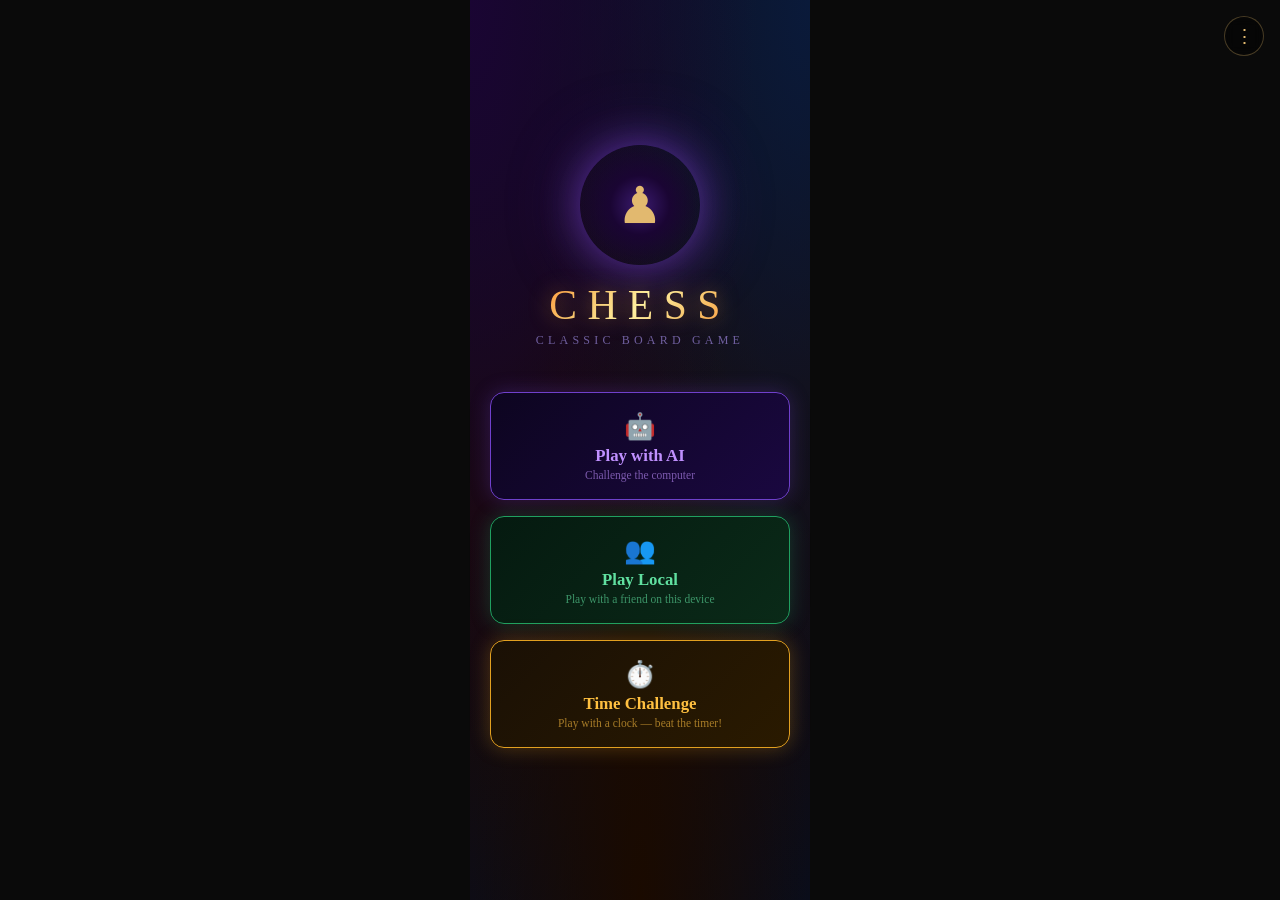
<file: index (5).html>
<script>
  if ('serviceWorker' in navigator) {
    navigator.serviceWorker.register('./sw.js');
  }
</script><!DOCTYPE html>
<html lang="en">
<head<link rel="manifest" href="manifest.json">
<meta name="theme-color" content="#e2b96f">
  <meta charset="UTF-8">
  <title>Chess</title>
  <link rel="manifest" href="manifest.json">
  <meta name="theme-color" content="#e2b96f">
  <style>
    * { box-sizing: border-box; margin: 0; padding: 0; }

    body {
      display: flex; flex-direction: column; justify-content: center; align-items: center;
      min-height: 100vh; background: #0a0a0a; font-family: Georgia, serif; color: #e2b96f;
      transition: background 0.3s, color 0.3s;
    }
    body.light-mode { background: #f0ece0; color: #2a1a05; }

    .screen { display: none; flex-direction: column; align-items: center; width: 100%; padding: 20px; min-height: 100vh; }
    .screen.active { display: flex; }

    /* ── DOTS ── */
    .dots-btn {
      position: fixed; top: 16px; right: 16px;
      background: rgba(0,0,0,0.4); border: 1px solid rgba(226,185,111,0.3);
      border-radius: 50%; width: 40px; height: 40px; font-size: 1.2rem;
      color: #e2b96f; cursor: pointer; z-index: 200;
      display: flex; align-items: center; justify-content: center;
      backdrop-filter: blur(6px);
    }
    body.light-mode .dots-btn { background: rgba(255,255,255,0.7); color: #5a3a10; }

    .dots-dropdown {
      position: fixed; top: 62px; right: 16px; background: #1a1008;
      border: 1px solid rgba(226,185,111,0.3); border-radius: 12px; width: 220px;
      z-index: 199; overflow: hidden; display: none; box-shadow: 0 8px 30px rgba(0,0,0,0.7);
    }
    body.light-mode .dots-dropdown { background: #fff8ee; }
    .dots-dropdown.open { display: block; }
    .dots-item {
      padding: 14px 18px; cursor: pointer; font-size: 0.9rem; color: #e2b96f;
      border-bottom: 1px solid rgba(226,185,111,0.1);
      display: flex; align-items: center; gap: 10px; transition: background 0.15s;
    }
    body.light-mode .dots-item { color: #5a3a10; }
    .dots-item:hover { background: rgba(226,185,111,0.1); }
    .dots-item:last-child { border-bottom: none; }

    /* ── PANELS ── */
    .panel-overlay {
      display: none; position: fixed; inset: 0; background: rgba(0,0,0,0.7);
      z-index: 300; align-items: flex-end; justify-content: center;
    }
    .panel-overlay.open { display: flex; }
    .panel-box {
      background: #12090a; border: 1px solid rgba(226,185,111,0.25);
      border-radius: 20px 20px 0 0; width: 100%; max-width: 480px;
      padding: 24px 20px 36px; max-height: 85vh; overflow-y: auto;
    }
    body.light-mode .panel-box { background: #fff8ee; }
    .panel-title { font-size: 1.2rem; color: #e2b96f; letter-spacing: 0.1em; margin-bottom: 6px; }
    body.light-mode .panel-title { color: #5a3a10; }
    .panel-sub { font-size: 0.75rem; color: #6a5030; margin-bottom: 20px; }
    .panel-close {
      background: none; border: 1px solid rgba(226,185,111,0.3); color: #e2b96f;
      border-radius: 6px; padding: 6px 14px; font-family: Georgia, serif;
      font-size: 0.8rem; cursor: pointer; margin-top: 16px; display: block; width: 100%;
    }
    body.light-mode .panel-close { color: #5a3a10; }

    /* ── PROMO POPUP ── */
    .promo-overlay {
      display: none; position: fixed; inset: 0; background: rgba(0,0,0,0.8);
      z-index: 500; align-items: center; justify-content: center;
    }
    .promo-overlay.open { display: flex; }
    .promo-box {
      background: #1a1008; border: 2px solid #e2b96f; border-radius: 16px;
      padding: 24px 20px; text-align: center; width: 280px;
      box-shadow: 0 0 40px rgba(226,185,111,0.3);
    }
    body.light-mode .promo-box { background: #fff8ee; }
    .promo-title { font-size: 1rem; color: #e2b96f; letter-spacing: 0.1em; margin-bottom: 4px; }
    body.light-mode .promo-title { color: #5a3a10; }
    .promo-sub { font-size: 0.72rem; color: #6a5030; margin-bottom: 18px; }
    .promo-grid { display: grid; grid-template-columns: repeat(2,1fr); gap: 10px; }
    .promo-btn {
      background: rgba(226,185,111,0.07); border: 1.5px solid rgba(226,185,111,0.3);
      border-radius: 12px; padding: 14px 8px; cursor: pointer; transition: all 0.18s;
      display: flex; flex-direction: column; align-items: center; gap: 6px;
    }
    .promo-btn:hover { background: rgba(226,185,111,0.18); border-color: #e2b96f; transform: scale(1.05); }
    .promo-piece { font-size: 2.2rem; display: block; }
    .promo-piece.pw { color: #fff; -webkit-text-stroke: 1.5px #333; text-shadow: 1px 3px 3px rgba(0,0,0,0.6); }
    .promo-piece.pb { color: #1a1a1a; -webkit-text-stroke: 1px #888; text-shadow: 1px 3px 3px rgba(0,0,0,0.8); }
    .promo-label { font-size: 0.72rem; color: #c0a060; font-family: Georgia, serif; }

    /* ── BOARD THEMES ── */
    .board-theme-grid { display: grid; grid-template-columns: repeat(2,1fr); gap: 12px; margin-bottom: 8px; }
    .theme-card { border-radius: 10px; border: 2px solid transparent; cursor: pointer; overflow: hidden; transition: all 0.2s; }
    .theme-card.active-theme { border-color: #e2b96f; }
    .theme-card:hover { transform: scale(1.03); }
    .theme-preview { display: grid; grid-template-columns: repeat(4,1fr); grid-template-rows: repeat(4,1fr); height: 80px; }
    .theme-preview div { width: 100%; height: 100%; }
    .theme-name { text-align: center; font-size: 0.72rem; padding: 6px 4px; color: #c0a060; }
    .t-classic-l{background:#f0d9b5}.t-classic-d{background:#b58863}
    .t-midnight-l{background:#dee3e6}.t-midnight-d{background:#4a708a}
    .t-forest-l{background:#d6e8c8}.t-forest-d{background:#5a8a4a}
    .t-ruby-l{background:#f0d0d0}.t-ruby-d{background:#a04040}
    .t-purple-l{background:#e0d0f0}.t-purple-d{background:#7050a0}
    .t-gold-l{background:#f5e8b0}.t-gold-d{background:#c09020}

    /* ── SETTINGS ── */
    .setting-row { display: flex; align-items: center; justify-content: space-between; padding: 14px 0; border-bottom: 1px solid rgba(226,185,111,0.1); }
    .setting-label { font-size: 0.9rem; color: #c0a060; }
    body.light-mode .setting-label { color: #5a3a10; }
    .setting-desc { font-size: 0.72rem; color: #6a5030; margin-top: 2px; }
    .toggle { width: 48px; height: 26px; background: #333; border-radius: 13px; position: relative; cursor: pointer; transition: background 0.2s; flex-shrink: 0; }
    .toggle.on { background: #e2b96f; }
    .toggle::after { content: ''; position: absolute; width: 20px; height: 20px; background: #fff; border-radius: 50%; top: 3px; left: 3px; transition: left 0.2s; }
    .toggle.on::after { left: 25px; }

    /* ── DEVELOPER ── */
    .dev-logo { font-size: 3rem; text-align: center; margin: 10px 0 16px; }
    .dev-name { font-size: 1.1rem; color: #e2b96f; text-align: center; margin-bottom: 6px; letter-spacing: 0.05em; }
    body.light-mode .dev-name { color: #5a3a10; }
    .dev-company { font-size: 0.8rem; color: #6a5030; text-align: center; margin-bottom: 20px; }
    .dev-divider { border: none; border-top: 1px solid rgba(226,185,111,0.2); margin: 16px 0; }
    .dev-thanks { text-align: center; font-size: 0.82rem; color: #8a7050; line-height: 1.6; }
    .dev-version { text-align: center; font-size: 0.7rem; color: #4a3a20; margin-top: 12px; }

    /* ── LEARN ── */
    .learn-tabs { display: flex; gap: 8px; margin-bottom: 16px; }
    .learn-tab { flex: 1; padding: 8px; border: 1px solid rgba(226,185,111,0.3); border-radius: 8px; background: none; color: #6a5030; font-family: Georgia, serif; font-size: 0.78rem; cursor: pointer; transition: all 0.2s; }
    .learn-tab.active { background: rgba(226,185,111,0.15); color: #e2b96f; border-color: #e2b96f; }
    .learn-section { display: none; }
    .learn-section.active { display: block; }
    .piece-guide-grid { display: grid; grid-template-columns: repeat(2,1fr); gap: 10px; }
    .piece-card { background: rgba(226,185,111,0.05); border: 1px solid rgba(226,185,111,0.15); border-radius: 10px; padding: 12px; cursor: pointer; transition: all 0.2s; }
    .piece-card:hover { background: rgba(226,185,111,0.12); }
    .piece-card-symbol { font-size: 2rem; display: block; margin-bottom: 4px; }
    .piece-card-name { font-size: 0.85rem; color: #e2b96f; font-weight: bold; }
    .piece-card-move { font-size: 0.7rem; color: #6a5030; margin-top: 2px; }
    .piece-detail { display: none; background: rgba(226,185,111,0.05); border: 1px solid rgba(226,185,111,0.2); border-radius: 10px; padding: 14px; margin-top: 10px; }
    .piece-detail.open { display: block; }
    .piece-detail h3 { color: #e2b96f; font-size: 0.95rem; margin-bottom: 8px; }
    .piece-detail p { font-size: 0.78rem; color: #8a7050; line-height: 1.6; }
    .ai-chat-box { background: rgba(0,0,0,0.3); border: 1px solid rgba(226,185,111,0.15); border-radius: 10px; padding: 12px; margin-bottom: 12px; min-height: 80px; font-size: 0.82rem; color: #c0a060; line-height: 1.6; }
    .ai-suggestions { display: flex; flex-wrap: wrap; gap: 8px; margin-bottom: 10px; }
    .ai-suggest-btn { background: rgba(226,185,111,0.08); border: 1px solid rgba(226,185,111,0.25); color: #c0a060; border-radius: 20px; padding: 6px 12px; font-size: 0.72rem; font-family: Georgia, serif; cursor: pointer; }
    .ai-suggest-btn:hover { background: rgba(226,185,111,0.2); color: #e2b96f; }

    /* ── MENU ── */
    #menuScreen {
      background: radial-gradient(ellipse at top left,#1a0533 0%,transparent 60%),
                  radial-gradient(ellipse at top right,#0a1a3a 0%,transparent 60%),
                  radial-gradient(ellipse at bottom,#1a0a00 0%,transparent 70%),
                  linear-gradient(160deg,#0d0d1a,#1a0a05,#0a0d1a);
      justify-content: center;
    }
    body.light-mode #menuScreen { background: linear-gradient(160deg,#f5efe0,#ede0c8,#f0e8d0); }

    .menu-glow-ring {
      width: 120px; height: 120px; border-radius: 50%;
      background: radial-gradient(circle,#3a1a6e,#1a0533,transparent 70%);
      box-shadow: 0 0 40px rgba(150,80,255,0.5),0 0 80px rgba(100,50,200,0.3);
      display: flex; align-items: center; justify-content: center;
      font-size: 3.2rem; margin-bottom: 16px;
      animation: pulse 3s ease-in-out infinite;
    }
    @keyframes pulse {
      0%,100%{box-shadow:0 0 40px rgba(150,80,255,0.5),0 0 80px rgba(100,50,200,0.3);}
      50%{box-shadow:0 0 60px rgba(150,80,255,0.8),0 0 120px rgba(100,50,200,0.5);}
    }
    .menu-title {
      font-size: 2.6rem; letter-spacing: 0.25em;
      background: linear-gradient(135deg,#ff9a3c,#f7c56c,#fff0a0,#f7c56c,#ff9a3c);
      -webkit-background-clip: text; -webkit-text-fill-color: transparent; background-clip: text;
      filter: drop-shadow(0 0 10px rgba(255,180,60,0.5)); margin-bottom: 4px;
    }
    .menu-sub { font-size: 0.75rem; letter-spacing: 0.35em; color: #7060a0; margin-bottom: 36px; }

    .menu-btn {
      width: 300px; padding: 18px 24px; margin: 8px 0;
      border-radius: 14px; border: 1px solid; font-family: Georgia, serif;
      font-size: 1rem; cursor: pointer; transition: all 0.25s; text-align: center;
    }
    .menu-btn:hover { transform: translateY(-3px); }
    .btn-ai    { background: linear-gradient(135deg,#0d0520,#1a0840); border-color: #7040cc; color: #c090ff; box-shadow: 0 0 20px rgba(112,64,204,0.3); }
    .btn-ai:hover { box-shadow: 0 0 35px rgba(112,64,204,0.6); border-color: #c090ff; }
    .btn-local { background: linear-gradient(135deg,#051a10,#0a2a18); border-color: #20a060; color: #60e0a0; box-shadow: 0 0 20px rgba(32,160,96,0.3); }
    .btn-local:hover { box-shadow: 0 0 35px rgba(32,160,96,0.6); border-color: #60e0a0; }
    .btn-time  { background: linear-gradient(135deg,#1a1005,#2a1a00); border-color: #e2a020; color: #ffc040; box-shadow: 0 0 20px rgba(226,160,32,0.3); }
    .btn-time:hover { box-shadow: 0 0 35px rgba(226,160,32,0.6); border-color: #ffc040; }

    .btn-icon  { font-size: 1.6rem; display: block; margin-bottom: 4px; }
    .btn-label { display: block; font-size: 1.05rem; font-weight: bold; margin-bottom: 3px; }
    .btn-sub   { font-size: 0.72rem; opacity: 0.6; display: block; }

    /* ── TIME CHALLENGE SCREEN ── */
    #timeScreen {
      background: radial-gradient(ellipse at top,#1a1000,#0a0a0a);
      justify-content: center;
    }
    body.light-mode #timeScreen { background: linear-gradient(160deg,#f5efe0,#ede0c8); }

    .time-title {
      font-size: 1.6rem; letter-spacing: 0.1em;
      background: linear-gradient(135deg,#ffc040,#e2a020);
      -webkit-background-clip: text; -webkit-text-fill-color: transparent; background-clip: text;
      margin-bottom: 6px;
    }
    .time-sub { font-size: 0.8rem; color: #8a6020; margin-bottom: 28px; }

    .preset-grid { display: grid; grid-template-columns: repeat(2,1fr); gap: 10px; width: 300px; margin-bottom: 24px; }
    .preset-btn {
      padding: 16px 8px; border-radius: 12px; border: 1.5px solid #e2a020;
      background: linear-gradient(135deg,#1a1005,#2a1a00);
      color: #ffc040; font-family: Georgia, serif; cursor: pointer;
      transition: all 0.2s; text-align: center;
    }
    body.light-mode .preset-btn { background: linear-gradient(135deg,#f0e8d0,#e8dcc0); }
    .preset-btn:hover { transform: scale(1.04); box-shadow: 0 0 15px rgba(226,160,32,0.4); }
    .preset-btn.selected-preset { background: linear-gradient(135deg,#3a2800,#4a3400); border-color: #ffc040; box-shadow: 0 0 15px rgba(255,192,64,0.4); }
    .preset-time { font-size: 1.4rem; font-weight: bold; display: block; }
    .preset-name { font-size: 0.72rem; opacity: 0.7; display: block; margin-top: 3px; }

    .custom-time-row {
      display: flex; align-items: center; gap: 10px;
      margin-bottom: 24px; width: 300px;
    }
    .custom-time-label { font-size: 0.85rem; color: #c0a060; white-space: nowrap; }
    .custom-time-input {
      flex: 1; padding: 10px; border-radius: 8px;
      border: 1px solid rgba(226,160,32,0.4);
      background: rgba(0,0,0,0.3); color: #ffc040;
      font-family: Georgia, serif; font-size: 1rem; text-align: center;
    }
    body.light-mode .custom-time-input { background: rgba(255,255,255,0.5); color: #5a3a10; }
    .custom-unit { font-size: 0.8rem; color: #8a6020; }

    .start-time-btn {
      width: 300px; padding: 16px; border-radius: 12px;
      border: 2px solid #e2a020;
      background: linear-gradient(135deg,#3a2000,#4a2800);
      color: #ffc040; font-family: Georgia, serif; font-size: 1.1rem;
      cursor: pointer; transition: all 0.2s; letter-spacing: 0.05em;
    }
    .start-time-btn:hover { box-shadow: 0 0 25px rgba(255,192,64,0.5); transform: translateY(-2px); }

    /* ── DIFFICULTY ── */
    #diffScreen { background: radial-gradient(ellipse at top,#0d0520,#0a0a0a); justify-content: center; }
    body.light-mode #diffScreen { background: linear-gradient(160deg,#f5efe0,#ede0c8); }
    .back-btn { align-self: flex-start; background: none; border: none; color: #6050a0; font-family: Georgia, serif; font-size: 0.9rem; cursor: pointer; margin-bottom: 24px; }
    .back-btn:hover { color: #c090ff; }
    .diff-title { font-size: 1.5rem; letter-spacing: 0.1em; background: linear-gradient(135deg,#c090ff,#8050e0); -webkit-background-clip: text; -webkit-text-fill-color: transparent; background-clip: text; margin-bottom: 6px; }
    .diff-sub { font-size: 0.8rem; color: #6050a0; margin-bottom: 28px; }
    .diff-btn { width: 300px; padding: 14px 18px; margin: 7px 0; border-radius: 12px; border: 1.5px solid; background: linear-gradient(135deg,#0d0d0d,#1a1a1a); font-family: Georgia, serif; cursor: pointer; transition: all 0.2s; display: flex; align-items: center; gap: 14px; }
    body.light-mode .diff-btn { background: linear-gradient(135deg,#f0e8d0,#e8dcc0); }
    .diff-btn:hover { transform: translateY(-2px); filter: brightness(1.2); }
    .diff-btn.easy{border-color:#4caf50}.diff-btn.easy .diff-label{color:#4caf50}
    .diff-btn.medium{border-color:#2196f3}.diff-btn.medium .diff-label{color:#2196f3}
    .diff-btn.hard{border-color:#ff9800}.diff-btn.hard .diff-label{color:#ff9800}
    .diff-btn.expert{border-color:#e53935}.diff-btn.expert .diff-label{color:#e53935}
    .diff-icon { font-size: 1.6rem; }
    .diff-info { display: flex; flex-direction: column; text-align: left; }
    .diff-label { font-size: 0.95rem; font-weight: bold; }
    .diff-desc { font-size: 0.7rem; color: #aaa; margin-top: 3px; }

    /* ── GAME ── */
    #gameScreen { background: radial-gradient(ellipse at top,#2c1810,#0a0a0a); justify-content: center; }
    body.light-mode #gameScreen { background: linear-gradient(160deg,#f5efe0,#ede0c8); }

    .game-header { display: flex; align-items: center; gap: 10px; margin-bottom: 10px; width: 100%; max-width: 360px; }
    .game-back { background: none; border: none; color: #6a5a3a; font-size: 1.1rem; cursor: pointer; }
    .game-back:hover { color: #e2b96f; }
    .turn-indicator { color: #e2b96f; font-size: 14px; letter-spacing: 0.08em; }
    body.light-mode .turn-indicator { color: #5a3a10; }
    .game-mode-label { font-size: 0.72rem; color: #6a5a3a; letter-spacing: 0.1em; }

    /* ── CLOCKS ── */
    .clocks-row {
      display: none; justify-content: space-between; align-items: center;
      width: 320px; margin-bottom: 8px; gap: 8px;
    }
    .clocks-row.visible { display: flex; }

    .clock-box {
      flex: 1; padding: 10px 8px; border-radius: 10px;
      border: 2px solid rgba(226,185,111,0.2);
      background: rgba(0,0,0,0.4); text-align: center;
      transition: all 0.3s;
    }
    .clock-box.active-clock {
      border-color: #e2b96f;
      background: rgba(226,185,111,0.1);
      box-shadow: 0 0 12px rgba(226,185,111,0.3);
    }
    .clock-box.low-time {
      border-color: #e53935 !important;
      background: rgba(229,57,53,0.15) !important;
      box-shadow: 0 0 12px rgba(229,57,53,0.4) !important;
      animation: flashRed 0.8s ease-in-out infinite;
    }
    @keyframes flashRed { 0%,100%{opacity:1;} 50%{opacity:0.6;} }

    .clock-player { font-size: 0.65rem; color: #8a7050; letter-spacing: 0.1em; margin-bottom: 4px; }
    .clock-time { font-size: 1.3rem; font-family: 'Courier New', monospace; color: #e2b96f; font-weight: bold; }
    body.light-mode .clock-time { color: #5a3a10; }
    .clock-box.low-time .clock-time { color: #e53935; }

    .board-wrapper { display: flex; align-items: center; gap: 6px; }
    .rank-labels { display: flex; flex-direction: column; justify-content: space-around; height: 320px; color: #a08060; font-size: 12px; text-align: center; width: 14px; }
    .board-column { display: flex; flex-direction: column; }
    .board-frame { border: 6px solid #5c3a1e; border-bottom: 14px solid #3a2010; border-radius: 4px; box-shadow: 0 16px 40px rgba(0,0,0,0.9),0 4px 0 #1a0f08,inset 0 1px 0 rgba(255,255,255,0.1); position: relative; }
    .board-frame::after { content:''; position:absolute; left:-6px; right:-6px; bottom:-20px; height:14px; background:linear-gradient(to bottom,#2a1508,#1a0f08); border-radius:0 0 6px 6px; z-index:-1; }

    #board { display: grid; grid-template-columns: repeat(8,40px); grid-template-rows: repeat(8,40px); }
    .square { width:40px; height:40px; display:flex; align-items:center; justify-content:center; font-size:26px; cursor:pointer; line-height:1; position:relative; transition:filter 0.1s; }
    .square:hover { filter: brightness(1.12); }

    :root { --sq-light:#f0d9b5; --sq-light2:#e8cc9f; --sq-dark:#b58863; --sq-dark2:#9a7050; }
    .light { background: linear-gradient(135deg,var(--sq-light),var(--sq-light2),var(--sq-light)); }
    .dark  { background: linear-gradient(135deg,var(--sq-dark),var(--sq-dark2),var(--sq-dark)); }
    .selected        { background: linear-gradient(135deg,#7fc97f,#5aaa5a) !important; }
    .last-move-light { background: linear-gradient(135deg,#f6f669,#e0e040) !important; }
    .last-move-dark  { background: linear-gradient(135deg,#baca2b,#a0aa10) !important; }
    .in-check        { background: #e53935 !important; }
    .valid-move::after { content:''; position:absolute; width:14px; height:14px; border-radius:50%; background:radial-gradient(circle,#4fc3f7,#0288d1); box-shadow:0 0 6px rgba(79,195,247,0.7); pointer-events:none; }
    .valid-capture::after { content:''; position:absolute; inset:0; border:4px solid #0288d1; box-shadow:inset 0 0 6px rgba(79,195,247,0.5); pointer-events:none; }

    .piece-w { display:block; color:#fff; -webkit-text-stroke:1.5px #333; text-shadow:1px 3px 3px rgba(0,0,0,0.6),0 0 1px #000; pointer-events:none; }
    .piece-b { display:block; color:#1a1a1a; -webkit-text-stroke:1px #888; text-shadow:1px 3px 3px rgba(0,0,0,0.8),0 1px 0 rgba(255,255,255,0.15); pointer-events:none; }

    .file-labels { display:flex; justify-content:space-around; color:#a08060; font-size:12px; margin-top:8px; width:320px; }

    /* ── GAME CONTROLS ── */
    .game-controls {
      display: flex; gap: 8px; margin-top: 12px; width: 320px;
    }
    .ctrl-btn {
      flex: 1; padding: 10px 6px; border-radius: 10px;
      border: 1px solid rgba(226,185,111,0.3);
      background: rgba(226,185,111,0.06);
      color: #c0a060; font-family: Georgia, serif; font-size: 0.78rem;
      cursor: pointer; transition: all 0.2s;
      display: flex; flex-direction: column; align-items: center; gap: 3px;
    }
    body.light-mode .ctrl-btn { color: #5a3a10; border-color: rgba(90,58,16,0.3); }
    .ctrl-btn:hover { background: rgba(226,185,111,0.15); border-color: #e2b96f; }
    .ctrl-btn:disabled { opacity: 0.3; cursor: not-allowed; }
    .ctrl-btn span:first-child { font-size: 1.1rem; }

    .thinking { font-size: 0.78rem; color: #8a6a3a; margin-top: 8px; min-height: 16px; }
    .game-over-banner { display:none; margin-top:14px; padding:14px 28px; border:2px solid #e2b96f; border-radius:10px; background:rgba(0,0,0,0.7); text-align:center; font-size:1rem; color:#e2b96f; }
    .game-over-banner button { margin-top:10px; padding:8px 20px; background:none; border:1px solid #e2b96f; color:#e2b96f; font-family:Georgia,serif; font-size:0.85rem; cursor:pointer; border-radius:4px; }
    .game-over-banner button:hover { background:#e2b96f; color:#0a0a0a; }
  </style>
</head>
<body>

<button class="dots-btn" onclick="toggleDots()">⋮</button>
<div class="dots-dropdown" id="dotsMenu">
  <div class="dots-item" onclick="openPanel('boardPanel')">🎨 Choose Board</div>
  <div class="dots-item" onclick="openPanel('settingsPanel')">⚙️ Settings</div>
  <div class="dots-item" onclick="openPanel('learnPanel')">📚 Learn Chess</div>
  <div class="dots-item" onclick="openPanel('devPanel')">👨‍💻 Developer</div>
</div>

<!-- PROMO POPUP -->
<div class="promo-overlay" id="promoOverlay">
  <div class="promo-box">
    <div class="promo-title">👑 Pawn Promotion</div>
    <div class="promo-sub">Choose a piece to promote to</div>
    <div class="promo-grid" id="promoGrid"></div>
  </div>
</div>

<!-- BOARD PANEL -->
<div class="panel-overlay" id="boardPanel">
  <div class="panel-box">
    <div class="panel-title">🎨 Choose Board</div>
    <div class="panel-sub">Select your board style</div>
    <div class="board-theme-grid">
      <div class="theme-card active-theme" id="theme-classic" onclick="applyTheme('classic')"><div class="theme-preview"><div class="t-classic-l"></div><div class="t-classic-d"></div><div class="t-classic-l"></div><div class="t-classic-d"></div><div class="t-classic-d"></div><div class="t-classic-l"></div><div class="t-classic-d"></div><div class="t-classic-l"></div><div class="t-classic-l"></div><div class="t-classic-d"></div><div class="t-classic-l"></div><div class="t-classic-d"></div><div class="t-classic-d"></div><div class="t-classic-l"></div><div class="t-classic-d"></div><div class="t-classic-l"></div></div><div class="theme-name">Classic Wood</div></div>
      <div class="theme-card" id="theme-midnight" onclick="applyTheme('midnight')"><div class="theme-preview"><div class="t-midnight-l"></div><div class="t-midnight-d"></div><div class="t-midnight-l"></div><div class="t-midnight-d"></div><div class="t-midnight-d"></div><div class="t-midnight-l"></div><div class="t-midnight-d"></div><div class="t-midnight-l"></div><div class="t-midnight-l"></div><div class="t-midnight-d"></div><div class="t-midnight-l"></div><div class="t-midnight-d"></div><div class="t-midnight-d"></div><div class="t-midnight-l"></div><div class="t-midnight-d"></div><div class="t-midnight-l"></div></div><div class="theme-name">Midnight Blue</div></div>
      <div class="theme-card" id="theme-forest" onclick="applyTheme('forest')"><div class="theme-preview"><div class="t-forest-l"></div><div class="t-forest-d"></div><div class="t-forest-l"></div><div class="t-forest-d"></div><div class="t-forest-d"></div><div class="t-forest-l"></div><div class="t-forest-d"></div><div class="t-forest-l"></div><div class="t-forest-l"></div><div class="t-forest-d"></div><div class="t-forest-l"></div><div class="t-forest-d"></div><div class="t-forest-d"></div><div class="t-forest-l"></div><div class="t-forest-d"></div><div class="t-forest-l"></div></div><div class="theme-name">Forest Green</div></div>
      <div class="theme-card" id="theme-ruby" onclick="applyTheme('ruby')"><div class="theme-preview"><div class="t-ruby-l"></div><div class="t-ruby-d"></div><div class="t-ruby-l"></div><div class="t-ruby-d"></div><div class="t-ruby-d"></div><div class="t-ruby-l"></div><div class="t-ruby-d"></div><div class="t-ruby-l"></div><div class="t-ruby-l"></div><div class="t-ruby-d"></div><div class="t-ruby-l"></div><div class="t-ruby-d"></div><div class="t-ruby-d"></div><div class="t-ruby-l"></div><div class="t-ruby-d"></div><div class="t-ruby-l"></div></div><div class="theme-name">Ruby Red</div></div>
      <div class="theme-card" id="theme-purple" onclick="applyTheme('purple')"><div class="theme-preview"><div class="t-purple-l"></div><div class="t-purple-d"></div><div class="t-purple-l"></div><div class="t-purple-d"></div><div class="t-purple-d"></div><div class="t-purple-l"></div><div class="t-purple-d"></div><div class="t-purple-l"></div><div class="t-purple-l"></div><div class="t-purple-d"></div><div class="t-purple-l"></div><div class="t-purple-d"></div><div class="t-purple-d"></div><div class="t-purple-l"></div><div class="t-purple-d"></div><div class="t-purple-l"></div></div><div class="theme-name">Royal Purple</div></div>
      <div class="theme-card" id="theme-gold" onclick="applyTheme('gold')"><div class="theme-preview"><div class="t-gold-l"></div><div class="t-gold-d"></div><div class="t-gold-l"></div><div class="t-gold-d"></div><div class="t-gold-d"></div><div class="t-gold-l"></div><div class="t-gold-d"></div><div class="t-gold-l"></div><div class="t-gold-l"></div><div class="t-gold-d"></div><div class="t-gold-l"></div><div class="t-gold-d"></div><div class="t-gold-d"></div><div class="t-gold-l"></div><div class="t-gold-d"></div><div class="t-gold-l"></div></div><div class="theme-name">Golden Hour</div></div>
    </div>
    <button class="panel-close" onclick="closePanel('boardPanel')">Close</button>
  </div>
</div>

<!-- SETTINGS PANEL -->
<div class="panel-overlay" id="settingsPanel">
  <div class="panel-box">
    <div class="panel-title">⚙️ Settings</div>
    <div class="panel-sub">Customize your experience</div>
    <div class="setting-row"><div><div class="setting-label">🌙 Dark Mode</div><div class="setting-desc">Switch between dark and light theme</div></div><div class="toggle on" id="darkToggle" onclick="toggleDark()"></div></div>
    <div class="setting-row"><div><div class="setting-label">🔊 Sound Effects</div><div class="setting-desc">Play sounds on moves and captures</div></div><div class="toggle on" id="soundToggle" onclick="toggleSound()"></div></div>
    <div class="setting-row"><div><div class="setting-label">💡 Show Hints</div><div class="setting-desc">Highlight valid moves when selecting</div></div><div class="toggle on" id="hintsToggle" onclick="toggleHints()"></div></div>
    <button class="panel-close" onclick="closePanel('settingsPanel')">Close</button>
  </div>
</div>

<!-- DEVELOPER PANEL -->
<div class="panel-overlay" id="devPanel">
  <div class="panel-box">
    <div class="panel-title">👨‍💻 Developer</div>
    <div class="dev-logo">♟️</div>
    <div class="dev-name">Developed by</div>
    <div class="dev-name" style="font-size:1.3rem;">Adonai Call</div>
    <div class="dev-company">&amp; B-MAC Operations</div>
    <hr class="dev-divider">
    <div class="dev-thanks">Special thanks to<br><span style="color:#c090ff;font-size:1rem;">Claude — Anthropic</span><br><br>for powering the intelligence<br>behind this experience.</div>
    <div class="dev-version">Chess App v1.0 · Built with ❤️</div>
    <button class="panel-close" onclick="closePanel('devPanel')">Close</button>
  </div>
</div>

<!-- LEARN PANEL -->
<div class="panel-overlay" id="learnPanel">
  <div class="panel-box">
    <div class="panel-title">📚 Learn Chess</div>
    <div class="panel-sub">Your AI chess tutor</div>
    <div class="learn-tabs">
      <button class="learn-tab active" onclick="switchLearnTab(event,'pieces')">Pieces</button>
      <button class="learn-tab" onclick="switchLearnTab(event,'rules')">Rules</button>
      <button class="learn-tab" onclick="switchLearnTab(event,'tutor')">Ask AI</button>
    </div>
    <div class="learn-section active" id="tab-pieces">
      <div class="piece-guide-grid">
        <div class="piece-card" onclick="togglePieceDetail('king')"><span class="piece-card-symbol">♔</span><div class="piece-card-name">King</div><div class="piece-card-move">1 square any direction</div></div>
        <div class="piece-card" onclick="togglePieceDetail('queen')"><span class="piece-card-symbol">♕</span><div class="piece-card-name">Queen</div><div class="piece-card-move">Any direction, any distance</div></div>
        <div class="piece-card" onclick="togglePieceDetail('rook')"><span class="piece-card-symbol">♖</span><div class="piece-card-name">Rook</div><div class="piece-card-move">Horizontal or vertical</div></div>
        <div class="piece-card" onclick="togglePieceDetail('bishop')"><span class="piece-card-symbol">♗</span><div class="piece-card-name">Bishop</div><div class="piece-card-move">Diagonal only</div></div>
        <div class="piece-card" onclick="togglePieceDetail('knight')"><span class="piece-card-symbol">♘</span><div class="piece-card-name">Knight</div><div class="piece-card-move">L-shape, jumps pieces</div></div>
        <div class="piece-card" onclick="togglePieceDetail('pawn')"><span class="piece-card-symbol">♙</span><div class="piece-card-name">Pawn</div><div class="piece-card-move">Forward 1 (or 2 from start)</div></div>
      </div>
      <div class="piece-detail" id="detail-king"><h3>♔ King</h3><p>The most important piece. Moves one square in any direction. The goal is to checkmate the opponent's King. Keep it safe!</p></div>
      <div class="piece-detail" id="detail-queen"><h3>♕ Queen</h3><p>The most powerful piece. Moves any number of squares in any direction. Losing it early is usually very bad!</p></div>
      <div class="piece-detail" id="detail-rook"><h3>♖ Rook</h3><p>Moves any number of squares horizontally or vertically. Strongest on open files. Connect your Rooks early!</p></div>
      <div class="piece-detail" id="detail-bishop"><h3>♗ Bishop</h3><p>Moves diagonally and stays on its starting color forever. Two Bishops covering both colors are very powerful.</p></div>
      <div class="piece-detail" id="detail-knight"><h3>♘ Knight</h3><p>Moves in an L-shape and can jump over pieces! Strongest in the center of the board.</p></div>
      <div class="piece-detail" id="detail-pawn"><h3>♙ Pawn</h3><p>Moves forward one square (two from start). Captures diagonally. Reaches the other end and promotes — usually to a Queen!</p></div>
    </div>
    <div class="learn-section" id="tab-rules">
      <div class="piece-detail open" style="margin-top:0"><h3>🏁 Objective</h3><p>Checkmate your opponent's King — put it under attack with no escape.</p></div>
      <div class="piece-detail open" style="margin-top:10px"><h3>⚡ Check</h3><p>When a King is under attack it is in check. You must escape immediately — move the King, block, or capture the attacker.</p></div>
      <div class="piece-detail open" style="margin-top:10px"><h3>🤝 Stalemate</h3><p>If a player has no legal moves but the King is NOT in check, the game is a draw.</p></div>
      <div class="piece-detail open" style="margin-top:10px"><h3>👑 Promotion</h3><p>When a pawn reaches the other end it promotes to any piece — usually a Queen!</p></div>
      <div class="piece-detail open" style="margin-top:10px"><h3>♟ En Passant</h3><p>A special pawn capture. If a pawn moves two squares forward beside an enemy pawn, that pawn can capture it — but only immediately on the next move.</p></div>
    </div>
    <div class="learn-section" id="tab-tutor">
      <div class="ai-chat-box" id="tutorChat">👋 Hi! I'm your chess tutor. Ask me anything about chess!</div>
      <div class="ai-suggestions">
        <button class="ai-suggest-btn" onclick="askTutor('What is the best opening for beginners?')">Best opening?</button>
        <button class="ai-suggest-btn" onclick="askTutor('How do I castle?')">How to castle?</button>
        <button class="ai-suggest-btn" onclick="askTutor('What is a fork in chess?')">What is a fork?</button>
        <button class="ai-suggest-btn" onclick="askTutor('How do I checkmate with a Queen and King?')">Queen+King mate?</button>
        <button class="ai-suggest-btn" onclick="askTutor('What are the 3 phases of chess?')">3 phases?</button>
        <button class="ai-suggest-btn" onclick="askTutor('How do I improve at chess?')">How to improve?</button>
      </div>
      <div style="display:flex;gap:8px;">
        <input id="tutorInput" type="text" placeholder="Ask your chess question..."
          style="flex:1;padding:10px;border-radius:8px;border:1px solid rgba(226,185,111,0.3);background:rgba(0,0,0,0.3);color:#e2b96f;font-family:Georgia,serif;font-size:0.82rem;"
          onkeydown="if(event.key==='Enter')sendTutorMsg()">
        <button onclick="sendTutorMsg()" style="padding:10px 14px;border-radius:8px;border:1px solid rgba(226,185,111,0.4);background:rgba(226,185,111,0.1);color:#e2b96f;font-family:Georgia,serif;cursor:pointer;">Send</button>
      </div>
    </div>
    <button class="panel-close" onclick="closePanel('learnPanel')">Close</button>
  </div>
</div>

<!-- MAIN MENU -->
<div class="screen active" id="menuScreen">
  <div class="menu-glow-ring">♟</div>
  <div class="menu-title">CHESS</div>
  <div class="menu-sub">CLASSIC BOARD GAME</div>
  <button class="menu-btn btn-ai" onclick="showDifficulty()">
    <span class="btn-icon">🤖</span><span class="btn-label">Play with AI</span><span class="btn-sub">Challenge the computer</span>
  </button>
  <button class="menu-btn btn-local" onclick="startGame('local',null,0)">
    <span class="btn-icon">👥</span><span class="btn-label">Play Local</span><span class="btn-sub">Play with a friend on this device</span>
  </button>
  <button class="menu-btn btn-time" onclick="showScreen('timeScreen')">
    <span class="btn-icon">⏱️</span><span class="btn-label">Time Challenge</span><span class="btn-sub">Play with a clock — beat the timer!</span>
  </button>
</div>

<!-- TIME CHALLENGE SCREEN -->
<div class="screen" id="timeScreen">
  <button class="back-btn" onclick="showScreen('menuScreen')" style="color:#8a6020;">← Back</button>
  <div class="time-title">⏱️ Time Challenge</div>
  <div class="time-sub">Pick a time control or set your own</div>

  <div class="preset-grid">
    <button class="preset-btn" id="preset-1" onclick="selectPreset(1)">
      <span class="preset-time">1 min</span><span class="preset-name">Bullet</span>
    </button>
    <button class="preset-btn" id="preset-3" onclick="selectPreset(3)">
      <span class="preset-time">3 min</span><span class="preset-name">Blitz</span>
    </button>
    <button class="preset-btn" id="preset-5" onclick="selectPreset(5)">
      <span class="preset-time">5 min</span><span class="preset-name">Blitz</span>
    </button>
    <button class="preset-btn" id="preset-10" onclick="selectPreset(10)">
      <span class="preset-time">10 min</span><span class="preset-name">Rapid</span>
    </button>
    <button class="preset-btn" id="preset-15" onclick="selectPreset(15)">
      <span class="preset-time">15 min</span><span class="preset-name">Rapid</span>
    </button>
    <button class="preset-btn" id="preset-30" onclick="selectPreset(30)">
      <span class="preset-time">30 min</span><span class="preset-name">Classical</span>
    </button>
  </div>

  <div class="custom-time-row">
    <span class="custom-time-label">Custom:</span>
    <input class="custom-time-input" id="customMinutes" type="number" min="1" max="180" placeholder="10" oninput="selectCustom()">
    <span class="custom-unit">minutes</span>
  </div>

  <button class="start-time-btn" onclick="startTimeChallenge()">▶ Start Game</button>
</div>

<!-- DIFFICULTY -->
<div class="screen" id="diffScreen">
  <button class="back-btn" onclick="showScreen('menuScreen')">← Back</button>
  <div class="diff-title">Choose Difficulty</div>
  <div class="diff-sub">How tough do you want your opponent?</div>
  <button class="diff-btn easy"   onclick="startGame('ai','easy',0)">  <span class="diff-icon">🌱</span><span class="diff-info"><span class="diff-label">Easy</span>  <span class="diff-desc">Random moves — great for beginners</span></span></button>
  <button class="diff-btn medium" onclick="startGame('ai','medium',0)"><span class="diff-icon">⚙️</span><span class="diff-info"><span class="diff-label">Medium</span><span class="diff-desc">Captures pieces and avoids blunders</span></span></button>
  <button class="diff-btn hard"   onclick="startGame('ai','hard',0)">  <span class="diff-icon">🔥</span><span class="diff-info"><span class="diff-label">Hard</span>  <span class="diff-desc">Thinks 2 moves ahead using Minimax</span></span></button>
  <button class="diff-btn expert" onclick="startGame('ai','expert',0)"><span class="diff-icon">💀</span><span class="diff-info"><span class="diff-label">Expert</span><span class="diff-desc">Deep search + evaluation — hard to beat</span></span></button>
</div>

<!-- GAME -->
<div class="screen" id="gameScreen">
  <div class="game-header">
    <button class="game-back" onclick="showScreen('menuScreen')">⬅</button>
    <div>
      <div class="turn-indicator" id="turnIndicator">♙ White's Turn</div>
      <div class="game-mode-label" id="modeLabelEl"></div>
    </div>
  </div>

  <!-- Clocks -->
  <div class="clocks-row" id="clocksRow">
    <div class="clock-box" id="clockBlack">
      <div class="clock-player">BLACK ♟</div>
      <div class="clock-time" id="clockBlackTime">10:00</div>
    </div>
    <div style="font-size:1.2rem;color:#6a5030;">⚔</div>
    <div class="clock-box active-clock" id="clockWhite">
      <div class="clock-player">WHITE ♙</div>
      <div class="clock-time" id="clockWhiteTime">10:00</div>
    </div>
  </div>

  <div class="board-wrapper">
    <div class="rank-labels" id="rankLabels"></div>
    <div class="board-column">
      <div class="board-frame"><div id="board"></div></div>
      <div class="file-labels" id="fileLabels"></div>
    </div>
  </div>

  <!-- Controls: Undo + Restart -->
  <div class="game-controls">
    <button class="ctrl-btn" id="undoBtn" onclick="undoMove()">
      <span>↩️</span><span>Undo</span>
    </button>
    <button class="ctrl-btn" onclick="restartGame()">
      <span>🔄</span><span>Restart</span>
    </button>
    <button class="ctrl-btn" onclick="showScreen('menuScreen')">
      <span>🏠</span><span>Menu</span>
    </button>
  </div>

  <div class="thinking" id="thinkingEl"></div>
  <div class="game-over-banner" id="gameOverBanner">
    <div id="gameOverMsg"></div>
    <button onclick="restartGame()">Play Again</button>
    <button onclick="showScreen('menuScreen')" style="margin-left:8px;">Menu</button>
  </div>
</div>

<script>
// ── SETTINGS ─────────────────────────────────────────────────
let darkMode=true, soundOn=true, hintsOn=true;

function showScreen(id) {
  document.querySelectorAll('.screen').forEach(s=>s.classList.remove('active'));
  document.getElementById(id).classList.add('active');
}
function showDifficulty() { showScreen('diffScreen'); }
function toggleDots() { document.getElementById('dotsMenu').classList.toggle('open'); }
document.addEventListener('click',e=>{
  if(!e.target.closest('.dots-btn')&&!e.target.closest('.dots-dropdown'))
    document.getElementById('dotsMenu').classList.remove('open');
});
function openPanel(id)  { document.getElementById('dotsMenu').classList.remove('open'); document.getElementById(id).classList.add('open'); }
function closePanel(id) { document.getElementById(id).classList.remove('open'); }

const themes={
  classic:{l:'#f0d9b5',l2:'#e8cc9f',d:'#b58863',d2:'#9a7050'},
  midnight:{l:'#dee3e6',l2:'#ccd6db',d:'#4a708a',d2:'#3a6070'},
  forest:{l:'#d6e8c8',l2:'#c4dab4',d:'#5a8a4a',d2:'#4a7a3a'},
  ruby:{l:'#f0d0d0',l2:'#e0c0c0',d:'#a04040',d2:'#903030'},
  purple:{l:'#e0d0f0',l2:'#d0c0e0',d:'#7050a0',d2:'#604090'},
  gold:{l:'#f5e8b0',l2:'#e8d890',d:'#c09020',d2:'#a07810'},
};
function applyTheme(name) {
  const t=themes[name],r=document.documentElement;
  r.style.setProperty('--sq-light',t.l); r.style.setProperty('--sq-light2',t.l2);
  r.style.setProperty('--sq-dark',t.d);  r.style.setProperty('--sq-dark2',t.d2);
  document.querySelectorAll('.theme-card').forEach(c=>c.classList.remove('active-theme'));
  document.getElementById('theme-'+name).classList.add('active-theme');
}
function toggleDark()  { darkMode=!darkMode;  document.getElementById('darkToggle').classList.toggle('on',darkMode);  document.body.classList.toggle('light-mode',!darkMode); }
function toggleSound() { soundOn=!soundOn;    document.getElementById('soundToggle').classList.toggle('on',soundOn); }
function toggleHints() { hintsOn=!hintsOn;    document.getElementById('hintsToggle').classList.toggle('on',hintsOn); }

function playSound(type) {
  if(!soundOn) return;
  try {
    const ctx=new(window.AudioContext||window.webkitAudioContext)();
    const o=ctx.createOscillator(),g=ctx.createGain();
    o.connect(g); g.connect(ctx.destination);
    if(type==='move')   {o.frequency.value=440;g.gain.setValueAtTime(0.1,ctx.currentTime);g.gain.exponentialRampToValueAtTime(0.001,ctx.currentTime+0.12);}
    if(type==='capture'){o.frequency.value=280;g.gain.setValueAtTime(0.15,ctx.currentTime);g.gain.exponentialRampToValueAtTime(0.001,ctx.currentTime+0.2);}
    if(type==='check')  {o.frequency.value=600;g.gain.setValueAtTime(0.12,ctx.currentTime);g.gain.exponentialRampToValueAtTime(0.001,ctx.currentTime+0.25);}
    if(type==='timeout'){o.frequency.value=200;g.gain.setValueAtTime(0.2,ctx.currentTime);g.gain.exponentialRampToValueAtTime(0.001,ctx.currentTime+0.5);}
    o.start(); o.stop(ctx.currentTime+0.5);
  } catch(e){}
}

function switchLearnTab(e,name) {
  document.querySelectorAll('.learn-tab').forEach(t=>t.classList.remove('active'));
  document.querySelectorAll('.learn-section').forEach(s=>s.classList.remove('active'));
  e.target.classList.add('active');
  document.getElementById('tab-'+name).classList.add('active');
}
function togglePieceDetail(name) {
  document.querySelectorAll('.piece-detail').forEach(d=>{if(d.id!=='detail-'+name)d.classList.remove('open');});
  document.getElementById('detail-'+name).classList.toggle('open');
}

const tutorAnswers={
  opening:`🌟 <b>Best Beginner Opening:</b><br>Start with 1.e4 — move your King's pawn two squares. This fights for the center and opens lines. Follow with Nf3 and Bc4 — the Italian Game. Simple and solid!`,
  castle:`🏰 <b>How to Castle:</b><br>Neither King nor Rook has moved, no pieces between them, King not in check, King doesn't pass through attacked squares. King moves 2 squares toward Rook; Rook jumps over to the other side.`,
  fork:`⚔️ <b>What is a Fork?</b><br>One piece attacks two enemy pieces at once, forcing your opponent to lose one. Knights are best at forks due to their L-shaped movement!`,
  checkmate:`👑 <b>Queen + King Checkmate:</b><br>Push the enemy King to the edge using your King, then cut off escape squares with your Queen and deliver checkmate. Practice this endgame — it's essential!`,
  phases:`📋 <b>3 Phases of Chess:</b><br><b>Opening:</b> Control center, develop pieces, castle.<br><b>Middlegame:</b> Attack the King, win material, improve pieces.<br><b>Endgame:</b> Activate King, promote pawns, convert advantage.`,
  improve:`📈 <b>How to Improve:</b><br>1. Play regularly and review games<br>2. Solve tactical puzzles daily<br>3. Learn basic endgames<br>4. Study a simple opening<br>5. Learn from your losses!`,
};
function askTutor(q) {
  const chat=document.getElementById('tutorChat');
  chat.innerHTML=`<i style="color:#6a5030">You: ${q}</i><br><br>🤔 Thinking...`;
  setTimeout(()=>{
    const ql=q.toLowerCase();
    let a=`♟️ Great question! Always control the center, keep your King safe, and coordinate your pieces. Keep practicing!`;
    if(ql.includes('open'))   a=tutorAnswers.opening;
    if(ql.includes('castle')) a=tutorAnswers.castle;
    if(ql.includes('fork'))   a=tutorAnswers.fork;
    if(ql.includes('checkmate')||ql.includes('queen')) a=tutorAnswers.checkmate;
    if(ql.includes('phase'))  a=tutorAnswers.phases;
    if(ql.includes('improve'))a=tutorAnswers.improve;
    chat.innerHTML=a;
  },600);
}
function sendTutorMsg() {
  const inp=document.getElementById('tutorInput');
  if(!inp.value.trim()) return;
  askTutor(inp.value.trim()); inp.value='';
}

// ── TIME CHALLENGE ────────────────────────────────────────────
let selectedMinutes=10;

function selectPreset(min) {
  selectedMinutes=min;
  document.querySelectorAll('.preset-btn').forEach(b=>b.classList.remove('selected-preset'));
  document.getElementById('preset-'+min).classList.add('selected-preset');
  document.getElementById('customMinutes').value='';
}
function selectCustom() {
  document.querySelectorAll('.preset-btn').forEach(b=>b.classList.remove('selected-preset'));
  const val=parseInt(document.getElementById('customMinutes').value);
  if(val>0) selectedMinutes=val;
}
function startTimeChallenge() {
  const custom=parseInt(document.getElementById('customMinutes').value);
  if(custom>0) selectedMinutes=custom;
  startGame('local',null,selectedMinutes*60);
}
// Select 10min by default
selectPreset(10);

// ── GAME STATE ────────────────────────────────────────────────
let board, turn, selectedSquare, validMoves, lastMove, squares;
let gameMode, aiDifficulty, gameOver, aiThinking, pendingPromo;
let moveHistory=[]; // stack of {board, turn, lastMove, whiteTime, blackTime}

// Clock state
let whiteTime=0, blackTime=0, clockInterval=null, timedGame=false;

const pieceSymbols={wK:'♔',wQ:'♕',wR:'♖',wB:'♗',wN:'♘',wP:'♙',bK:'♚',bQ:'♛',bR:'♜',bB:'♝',bN:'♞',bP:'♟'};

const INIT_BOARD=()=>[
  ['bR','bN','bB','bQ','bK','bB','bN','bR'],
  ['bP','bP','bP','bP','bP','bP','bP','bP'],
  [null,null,null,null,null,null,null,null],
  [null,null,null,null,null,null,null,null],
  [null,null,null,null,null,null,null,null],
  [null,null,null,null,null,null,null,null],
  ['wP','wP','wP','wP','wP','wP','wP','wP'],
  ['wR','wN','wB','wQ','wK','wB','wN','wR'],
];

function startGame(mode,difficulty,timeSeconds) {
  gameMode=mode; aiDifficulty=difficulty;
  gameOver=false; aiThinking=false; pendingPromo=null;
  board=INIT_BOARD(); turn='w';
  selectedSquare=null; validMoves=[]; lastMove=null;
  moveHistory=[];

  // Clock setup
  stopClock();
  timedGame=timeSeconds>0;
  whiteTime=timeSeconds; blackTime=timeSeconds;

  document.getElementById('clocksRow').classList.toggle('visible',timedGame);
  if(timedGame) { updateClockDisplay(); startClock(); }

  document.getElementById('modeLabelEl').textContent=
    mode==='local'
      ? (timedGame?`LOCAL — ${formatTime(timeSeconds)} EACH`:'LOCAL — 2 PLAYERS')
      : `VS AI — ${difficulty.toUpperCase()}`;

  document.getElementById('gameOverBanner').style.display='none';
  document.getElementById('thinkingEl').textContent='';
  document.getElementById('undoBtn').disabled=false;
  buildBoard();
  showScreen('gameScreen');
}

function restartGame() {
  document.getElementById('gameOverBanner').style.display='none';
  startGame(gameMode, aiDifficulty, timedGame ? (whiteTime>0||blackTime>0 ? Math.max(whiteTime,blackTime) : selectedMinutes*60) : 0);
  // Actually restart with original time
  const origTime = timedGame ? selectedMinutes*60 : 0;
  startGame(gameMode, aiDifficulty, origTime);
}

// ── CLOCK ─────────────────────────────────────────────────────
function startClock() {
  stopClock();
  if(!timedGame||gameOver) return;
  clockInterval=setInterval(()=>{
    if(gameOver||pendingPromo) return;
    if(turn==='w') { whiteTime--; if(whiteTime<=0){whiteTime=0;updateClockDisplay();timeOut('w');return;} }
    else           { blackTime--; if(blackTime<=0){blackTime=0;updateClockDisplay();timeOut('b');return;} }
    updateClockDisplay();
  },1000);
}
function stopClock() { if(clockInterval){clearInterval(clockInterval);clockInterval=null;} }
function timeOut(color) {
  stopClock(); gameOver=true; playSound('timeout');
  document.getElementById('gameOverMsg').textContent=`⏰ Time's up! ${color==='w'?'Black':'White'} wins on time!`;
  document.getElementById('gameOverBanner').style.display='block';
}
function updateClockDisplay() {
  document.getElementById('clockWhiteTime').textContent=formatTime(whiteTime);
  document.getElementById('clockBlackTime').textContent=formatTime(blackTime);
  const wBox=document.getElementById('clockWhite');
  const bBox=document.getElementById('clockBlack');
  wBox.classList.toggle('active-clock',turn==='w');
  bBox.classList.toggle('active-clock',turn==='b');
  wBox.classList.toggle('low-time',whiteTime<=30&&whiteTime>0);
  bBox.classList.toggle('low-time',blackTime<=30&&blackTime>0);
}
function formatTime(s) {
  if(s<=0) return '0:00';
  const m=Math.floor(s/60), sec=s%60;
  return `${m}:${sec.toString().padStart(2,'0')}`;
}

// ── BOARD BUILD ───────────────────────────────────────────────
function buildBoard() {
  const boardEl=document.getElementById('board'),rankEl=document.getElementById('rankLabels'),fileEl=document.getElementById('fileLabels');
  boardEl.innerHTML=''; rankEl.innerHTML=''; fileEl.innerHTML=''; squares=[];
  for(let row=0;row<8;row++){
    squares[row]=[];
    for(let col=0;col<8;col++){
      const sq=document.createElement('div');
      sq.className='square '+((row+col)%2===0?'light':'dark');
      const piece=board[row][col];
      if(piece){const sp=document.createElement('span');sp.className='piece-'+piece[0];sp.textContent=pieceSymbols[piece];sq.appendChild(sp);}
      sq.addEventListener('click',()=>handleClick(row,col));
      boardEl.appendChild(sq); squares[row][col]=sq;
    }
  }
  for(let r=8;r>=1;r--){const d=document.createElement('div');d.textContent=r;rankEl.appendChild(d);}
  for(const f of 'abcdefgh'){const d=document.createElement('div');d.textContent=f;fileEl.appendChild(d);}
}

// ── HELPERS ───────────────────────────────────────────────────
const inBounds=(r,c)=>r>=0&&r<8&&c>=0&&c<8;
const colorOf=p=>p?p[0]:null;
const typeOf=p=>p?p[1]:null;
const opp=t=>t==='w'?'b':'w';

function getMoves(bd,row,col) {
  const piece=bd[row][col],t=colorOf(piece),tp=typeOf(piece),moves=[];
  if(tp==='P'){
    const dir=t==='w'?-1:1,sr=t==='w'?6:1;
    if(inBounds(row+dir,col)&&!bd[row+dir][col]){
      moves.push([row+dir,col]);
      if(row===sr&&!bd[row+2*dir][col])moves.push([row+2*dir,col]);
    }
    for(const dc of[-1,1])
      if(inBounds(row+dir,col+dc)&&colorOf(bd[row+dir][col+dc])===opp(t))moves.push([row+dir,col+dc]);
  }
  else if(tp==='N'){
    for(const[dr,dc]of[[-2,-1],[-2,1],[-1,-2],[-1,2],[1,-2],[1,2],[2,-1],[2,1]]){
      const nr=row+dr,nc=col+dc;
      if(inBounds(nr,nc)&&colorOf(bd[nr][nc])!==t)moves.push([nr,nc]);
    }
  }
  else if(tp==='K'){
    for(let dr=-1;dr<=1;dr++)for(let dc=-1;dc<=1;dc++){
      if(!dr&&!dc)continue;
      const nr=row+dr,nc=col+dc;
      if(inBounds(nr,nc)&&colorOf(bd[nr][nc])!==t)moves.push([nr,nc]);
    }
  }
  else{
    const dirs=tp==='R'?[[1,0],[-1,0],[0,1],[0,-1]]:tp==='B'?[[1,1],[1,-1],[-1,1],[-1,-1]]:[[1,0],[-1,0],[0,1],[0,-1],[1,1],[1,-1],[-1,1],[-1,-1]];
    for(const[dr,dc]of dirs){
      let nr=row+dr,nc=col+dc;
      while(inBounds(nr,nc)){
        if(bd[nr][nc]){if(colorOf(bd[nr][nc])!==t)moves.push([nr,nc]);break;}
        moves.push([nr,nc]);nr+=dr;nc+=dc;
      }
    }
  }
  return moves;
}

function findKing(bd,t){for(let r=0;r<8;r++)for(let c=0;c<8;c++)if(bd[r][c]===t+'K')return[r,c];return null;}
function isAttacked(bd,r,c,byColor){
  for(let row=0;row<8;row++)for(let col=0;col<8;col++){
    if(colorOf(bd[row][col])!==byColor)continue;
    if(getMoves(bd,row,col).some(([mr,mc])=>mr===r&&mc===c))return true;
  }
  return false;
}
function inCheck(bd,t){const k=findKing(bd,t);return k&&isAttacked(bd,k[0],k[1],opp(t));}
function applyMove(bd,fr,fc,tr,tc,promoType=null){
  const nb=bd.map(r=>[...r]);nb[tr][tc]=nb[fr][fc];nb[fr][fc]=null;
  if(promoType)nb[tr][tc]=colorOf(nb[tr][tc])+promoType;
  return nb;
}
function legalMoves(bd,row,col){
  const t=colorOf(bd[row][col]);
  return getMoves(bd,row,col).filter(([nr,nc])=>!inCheck(applyMove(bd,row,col,nr,nc),t));
}
function allLegalMoves(bd,t){
  const moves=[];
  for(let r=0;r<8;r++)for(let c=0;c<8;c++)
    if(colorOf(bd[r][c])===t)for(const m of legalMoves(bd,r,c))moves.push([[r,c],m]);
  return moves;
}

function renderSquare(row,col){
  const sq=squares[row][col],piece=board[row][col];
  sq.className='square '+((row+col)%2===0?'light':'dark');
  sq.innerHTML='';
  if(piece){const sp=document.createElement('span');sp.className='piece-'+piece[0];sp.textContent=pieceSymbols[piece];sq.appendChild(sp);}
}
function updateTurnIndicator(){document.getElementById('turnIndicator').textContent=turn==='w'?"♙ White's Turn":"♟ Black's Turn";}
function highlightCheck(){
  for(let r=0;r<8;r++)for(let c=0;c<8;c++)squares[r][c].classList.remove('in-check');
  if(inCheck(board,turn)){const[kr,kc]=findKing(board,turn);squares[kr][kc].classList.add('in-check');playSound('check');}
}

// ── UNDO ──────────────────────────────────────────────────────
function undoMove() {
  // For AI: undo two moves (AI + player). For local: undo one move.
  const stepsBack = (gameMode==='ai') ? 2 : 1;
  if(moveHistory.length < stepsBack) return;

  stopClock();
  gameOver=false;
  document.getElementById('gameOverBanner').style.display='none';

  for(let i=0;i<stepsBack;i++){
    if(moveHistory.length>0) {
      const prev=moveHistory.pop();
      board=prev.board;
      turn=prev.turn;
      lastMove=prev.lastMove;
      if(timedGame){ whiteTime=prev.whiteTime; blackTime=prev.blackTime; }
    }
  }

  // Rebuild board visually
  buildBoard();
  // Re-apply last move highlight
  if(lastMove){
    const{fr,fc,tr,tc}=lastMove;
    squares[fr][fc].classList.add((fr+fc)%2===0?'last-move-light':'last-move-dark');
    squares[tr][tc].classList.add((tr+tc)%2===0?'last-move-light':'last-move-dark');
  }
  updateTurnIndicator();
  highlightCheck();
  if(timedGame){ updateClockDisplay(); startClock(); }
  document.getElementById('undoBtn').disabled=moveHistory.length===0;
}

// ── PROMOTION ─────────────────────────────────────────────────
function showPromoPopup(fr,fc,tr,tc,color){
  pendingPromo={fr,fc,tr,tc,color};
  stopClock();
  const grid=document.getElementById('promoGrid');
  grid.innerHTML='';
  [{type:'Q',symbol:color==='w'?'♕':'♛',name:'Queen'},
   {type:'R',symbol:color==='w'?'♖':'♜',name:'Rook'},
   {type:'N',symbol:color==='w'?'♘':'♞',name:'Knight'},
   {type:'B',symbol:color==='w'?'♗':'♝',name:'Bishop'}
  ].forEach(({type,symbol,name})=>{
    const btn=document.createElement('button');
    btn.className='promo-btn';
    btn.innerHTML=`<span class="promo-piece p${color}">${symbol}</span><span class="promo-label">${name}</span>`;
    btn.onclick=()=>confirmPromotion(type);
    grid.appendChild(btn);
  });
  document.getElementById('promoOverlay').classList.add('open');
}
function confirmPromotion(type){
  document.getElementById('promoOverlay').classList.remove('open');
  if(!pendingPromo)return;
  const{fr,fc,tr,tc}=pendingPromo; pendingPromo=null;
  finishMove(fr,fc,tr,tc,type);
}

// ── EXECUTE MOVE ──────────────────────────────────────────────
function executeMove(fr,fc,tr,tc){
  const piece=board[fr][fc];
  const isPromo=typeOf(piece)==='P'&&(tr===0||tr===7);

  // Save state for undo BEFORE applying move
  moveHistory.push({
    board: board.map(r=>[...r]),
    turn, lastMove: lastMove?{...lastMove}:null,
    whiteTime, blackTime
  });

  if(isPromo){
    clearLastMoveHighlight();
    board[tr][tc]=board[fr][fc]; board[fr][fc]=null;
    renderSquare(fr,fc); renderSquare(tr,tc);
    showPromoPopup(fr,fc,tr,tc,colorOf(piece));
    return;
  }
  finishMove(fr,fc,tr,tc,null);
}

function clearLastMoveHighlight(){
  if(lastMove){
    const{fr:lfr,fc:lfc,tr:ltr,tc:ltc}=lastMove;
    squares[lfr][lfc].classList.remove('last-move-light','last-move-dark');
    squares[ltr][ltc].classList.remove('last-move-light','last-move-dark');
  }
}

function finishMove(fr,fc,tr,tc,promoType){
  clearLastMoveHighlight();
  const wasCapture=!!board[tr][tc];
  board=applyMove(board,fr,fc,tr,tc,promoType);
  renderSquare(fr,fc); renderSquare(tr,tc);
  squares[fr][fc].classList.add((fr+fc)%2===0?'last-move-light':'last-move-dark');
  squares[tr][tc].classList.add((tr+tc)%2===0?'last-move-light':'last-move-dark');
  lastMove={fr,fc,tr,tc};
  turn=opp(turn);
  updateTurnIndicator();
  if(timedGame){ updateClockDisplay(); startClock(); }
  highlightCheck();
  if(wasCapture)playSound('capture'); else playSound('move');
  checkGameOver();
  document.getElementById('undoBtn').disabled=moveHistory.length===0;
  if(gameMode==='ai'&&turn==='b'&&!gameOver)setTimeout(doAiMove,30);
}

function checkGameOver(){
  const moves=allLegalMoves(board,turn);
  if(moves.length===0){
    gameOver=true; stopClock();
    const msg=inCheck(board,turn)?`Checkmate! ${turn==='w'?'Black':'White'} wins! 🏆`:"Stalemate! It's a draw. 🤝";
    document.getElementById('gameOverMsg').textContent=msg;
    document.getElementById('gameOverBanner').style.display='block';
  }
}

function handleClick(row,col){
  if(gameOver||aiThinking||pendingPromo)return;
  if(gameMode==='ai'&&turn==='b')return;
  const piece=board[row][col],pieceColor=colorOf(piece);
  if(selectedSquare){
    const[sr,sc]=selectedSquare;
    if(sr===row&&sc===col){clearSelection();return;}
    const isValid=validMoves.some(([r,c])=>r===row&&c===col);
    if(isValid){clearSelection();executeMove(sr,sc,row,col);return;}
    if(pieceColor===turn){clearSelection();selectSquare(row,col);return;}
    clearSelection();return;
  }
  if(pieceColor!==turn)return;
  selectSquare(row,col);
}

function selectSquare(row,col){
  squares[row][col].classList.add('selected');
  selectedSquare=[row,col];
  validMoves=legalMoves(board,row,col);
  if(hintsOn)for(const[r,c]of validMoves)squares[r][c].classList.add(board[r][c]?'valid-capture':'valid-move');
}
function clearSelection(){
  if(selectedSquare){const[r,c]=selectedSquare;squares[r][c].classList.remove('selected');selectedSquare=null;}
  for(const[r,c]of validMoves)squares[r][c].classList.remove('valid-move','valid-capture');
  validMoves=[];
}

// ── AI ────────────────────────────────────────────────────────
const PIECE_VALUE={P:100,N:320,B:330,R:500,Q:900,K:20000};
const PST={
  P:[[0,0,0,0,0,0,0,0],[50,50,50,50,50,50,50,50],[10,10,20,30,30,20,10,10],[5,5,10,25,25,10,5,5],[0,0,0,20,20,0,0,0],[5,-5,-10,0,0,-10,-5,5],[5,10,10,-20,-20,10,10,5],[0,0,0,0,0,0,0,0]],
  N:[[-50,-40,-30,-30,-30,-30,-40,-50],[-40,-20,0,0,0,0,-20,-40],[-30,0,10,15,15,10,0,-30],[-30,5,15,20,20,15,5,-30],[-30,0,15,20,20,15,0,-30],[-30,5,10,15,15,10,5,-30],[-40,-20,0,5,5,0,-20,-40],[-50,-40,-30,-30,-30,-30,-40,-50]],
  B:[[-20,-10,-10,-10,-10,-10,-10,-20],[-10,0,0,0,0,0,0,-10],[-10,0,5,10,10,5,0,-10],[-10,5,5,10,10,5,5,-10],[-10,0,10,10,10,10,0,-10],[-10,10,10,10,10,10,10,-10],[-10,5,0,0,0,0,5,-10],[-20,-10,-10,-10,-10,-10,-10,-20]],
  R:[[0,0,0,0,0,0,0,0],[5,10,10,10,10,10,10,5],[-5,0,0,0,0,0,0,-5],[-5,0,0,0,0,0,0,-5],[-5,0,0,0,0,0,0,-5],[-5,0,0,0,0,0,0,-5],[-5,0,0,0,0,0,0,-5],[0,0,0,5,5,0,0,0]],
  Q:[[-20,-10,-10,-5,-5,-10,-10,-20],[-10,0,0,0,0,0,0,-10],[-10,0,5,5,5,5,0,-10],[-5,0,5,5,5,5,0,-5],[0,0,5,5,5,5,0,-5],[-10,5,5,5,5,5,0,-10],[-10,0,5,0,0,0,0,-10],[-20,-10,-10,-5,-5,-10,-10,-20]],
  K:[[-30,-40,-40,-50,-50,-40,-40,-30],[-30,-40,-40,-50,-50,-40,-40,-30],[-30,-40,-40,-50,-50,-40,-40,-30],[-30,-40,-40,-50,-50,-40,-40,-30],[-20,-30,-30,-40,-40,-30,-30,-20],[-10,-20,-20,-20,-20,-20,-20,-10],[20,20,0,0,0,0,20,20],[20,30,10,0,0,10,30,20]]
};
function evaluateBoard(bd){
  let score=0;
  for(let r=0;r<8;r++)for(let c=0;c<8;c++){
    const p=bd[r][c];if(!p)continue;
    const col=colorOf(p),tp=typeOf(p);
    const pst=PST[tp]?(col==='w'?PST[tp][7-r][c]:PST[tp][r][c]):0;
    score+=col==='b'?(PIECE_VALUE[tp]+pst):-(PIECE_VALUE[tp]+pst);
  }
  return score;
}
function minimax(bd,depth,alpha,beta,maximizing){
  const t=maximizing?'b':'w';
  const moves=allLegalMoves(bd,t);
  if(depth===0||moves.length===0){
    if(moves.length===0)return inCheck(bd,t)?(maximizing?-99999:99999):0;
    return evaluateBoard(bd);
  }
  if(maximizing){
    let best=-Infinity;
    for(const[[fr,fc],[tr,tc]]of moves){
      const nb=applyMove(bd,fr,fc,tr,tc);
      if(nb[tr][tc]&&typeOf(nb[tr][tc])==='P'&&(tr===0||tr===7))nb[tr][tc]=colorOf(nb[tr][tc])+'Q';
      best=Math.max(best,minimax(nb,depth-1,alpha,beta,false));
      alpha=Math.max(alpha,best);if(beta<=alpha)break;
    }
    return best;
  }else{
    let best=Infinity;
    for(const[[fr,fc],[tr,tc]]of moves){
      const nb=applyMove(bd,fr,fc,tr,tc);
      if(nb[tr][tc]&&typeOf(nb[tr][tc])==='P'&&(tr===0||tr===7))nb[tr][tc]=colorOf(nb[tr][tc])+'Q';
      best=Math.min(best,minimax(nb,depth-1,alpha,beta,true));
      beta=Math.min(beta,best);if(beta<=alpha)break;
    }
    return best;
  }
}
function doAiMove(){
  if(gameOver)return;
  aiThinking=true;
  document.getElementById('thinkingEl').textContent='🤖 Thinking...';
  setTimeout(()=>{
    const moves=allLegalMoves(board,'b');
    if(!moves.length){aiThinking=false;return;}
    let chosen;
    if(aiDifficulty==='easy'){
      chosen=moves[Math.floor(Math.random()*moves.length)];
    }else if(aiDifficulty==='medium'){
      const caps=moves.filter(([[fr,fc],[tr,tc]])=>board[tr][tc]);
      chosen=caps.length?caps[Math.floor(Math.random()*caps.length)]:moves[Math.floor(Math.random()*moves.length)];
    }else if(aiDifficulty==='hard'){
      let best=-Infinity,bm=[];
      for(const[[fr,fc],[tr,tc]]of moves){
        const nb=applyMove(board,fr,fc,tr,tc);
        if(nb[tr][tc]&&typeOf(nb[tr][tc])==='P'&&(tr===0||tr===7))nb[tr][tc]='bQ';
        const s=minimax(nb,2,-Infinity,Infinity,false);
        if(s>best){best=s;bm=[[[fr,fc],[tr,tc]]];}else if(s===best)bm.push([[fr,fc],[tr,tc]]);
      }
      chosen=bm[Math.floor(Math.random()*bm.length)];
    }else{
      let best=-Infinity,bm=[];
      for(const[[fr,fc],[tr,tc]]of moves){
        const nb=applyMove(board,fr,fc,tr,tc);
        if(nb[tr][tc]&&typeOf(nb[tr][tc])==='P'&&(tr===0||tr===7))nb[tr][tc]='bQ';
        const s=minimax(nb,3,-Infinity,Infinity,false);
        if(s>best){best=s;bm=[[[fr,fc],[tr,tc]]];}else if(s===best)bm.push([[fr,fc],[tr,tc]]);
      }
      chosen=bm[Math.floor(Math.random()*bm.length)];
    }
    const[[fr,fc],[tr,tc]]=chosen;
    aiThinking=false;
    document.getElementById('thinkingEl').textContent='';
    // Save state for undo before AI move
    moveHistory.push({board:board.map(r=>[...r]),turn,lastMove:lastMove?{...lastMove}:null,whiteTime,blackTime});
    finishMove(fr,fc,tr,tc,null);
  },30);
}

if('serviceWorker' in navigator) navigator.serviceWorker.register('./sw.js');
</script>
</body>
</html>
</file>
